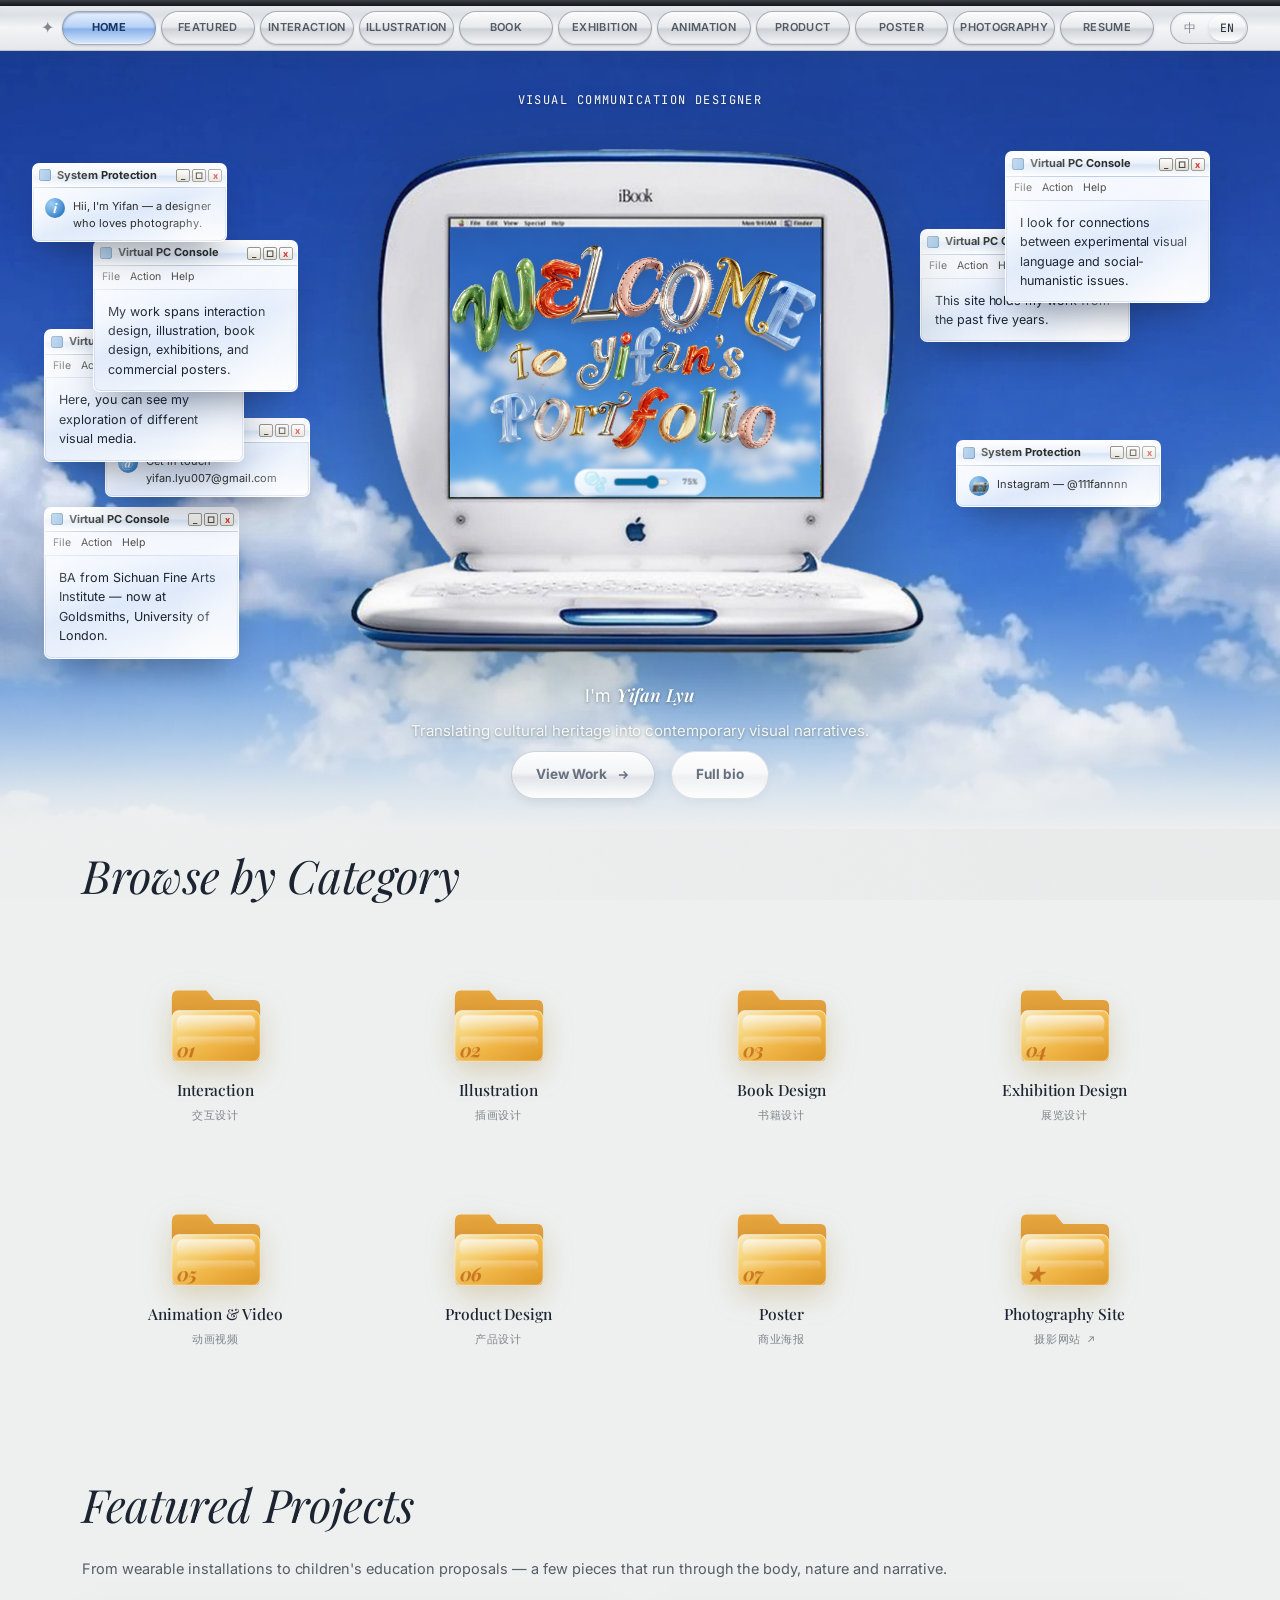
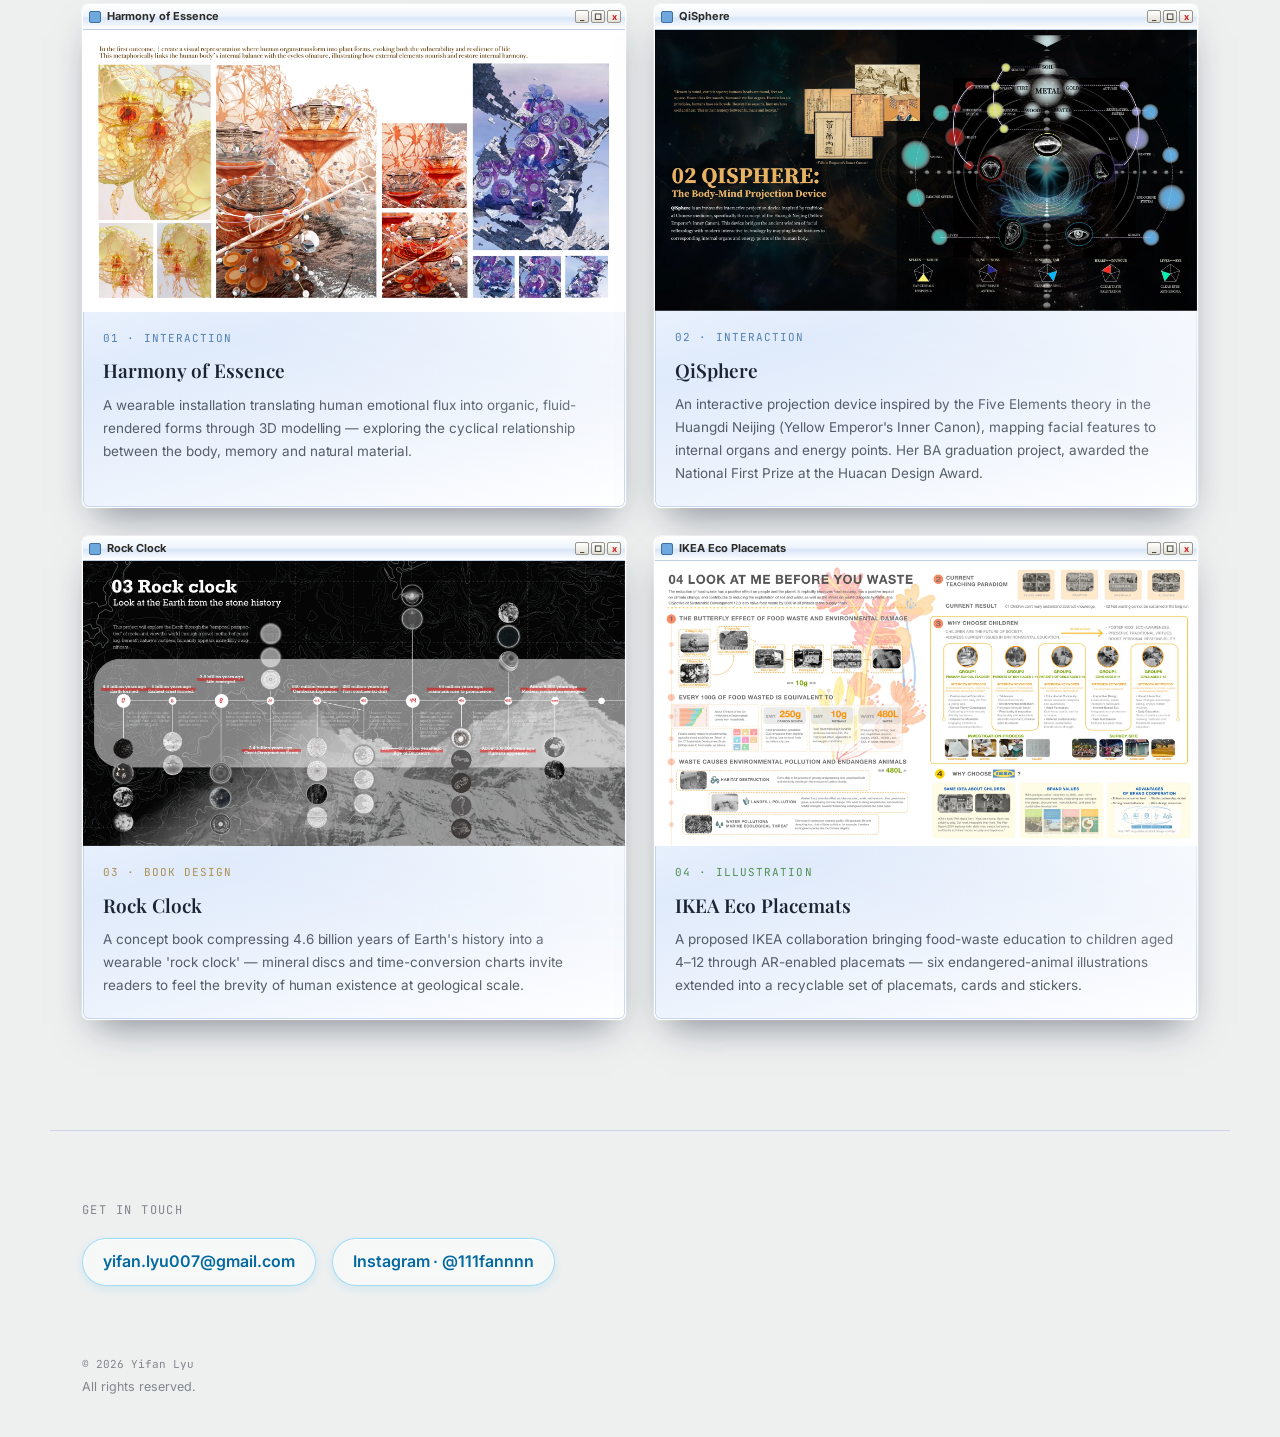
<file: index.html>
<!doctype html>
<html lang="en" data-lang="en">
<head>
<meta charset="UTF-8">
<meta name="viewport" content="width=device-width, initial-scale=1.0">
<title>Yifan Lyu | Visual Artist &amp; Designer</title>
<meta name="description" content="Yifan Lyu's portfolio: photography, illustration, book design, exhibitions and interaction design.">
<link rel="stylesheet" href="css/style.css?v=69">
</head>
<body>

<nav class="site-nav">
  <div class="nav-inner">
    <a href="index.html" class="brand" aria-label="Home"><span class="brand-mark">✦</span></a>
    <div class="nav-right">
      <div class="nav-links nav-links-cats" id="nav-cat-links"></div>
      <div class="nav-links nav-links-simple">
        <a href="index.html" data-i18n="nav_home">首页</a>
        <a href="index.html#cat-tiles-section" data-i18n="nav_categories">作品分类</a>
        <a href="index.html#featured-section" data-i18n="nav_featured">精选项目</a>
        <a href="about.html" data-i18n="nav_about">简历</a>
      </div>
      <div class="lang-toggle">
        <button data-lang="zh">中</button>
        <button data-lang="en">EN</button>
      </div>
    </div>
  </div>
</nav>

<header class="welcome-hero" id="welcome-hero">
  <div class="welcome-kicker" data-i18n="hero_role">视觉艺术家 / 视觉传达设计师</div>

  <div class="hero-clouds" aria-hidden="true">
    <div class="hero-cloud" style="top:4%; width:340px; height:80px; animation-duration:75s; animation-delay:0s;"></div>
    <div class="hero-cloud" style="top:11%; width:220px; height:56px; animation-duration:58s; animation-delay:-20s;"></div>
    <div class="hero-cloud" style="top:2%; width:180px; height:46px; animation-duration:66s; animation-delay:-42s;"></div>
  </div>
  <div class="crt-scene" id="crt-scene">
    <div class="crt-wrap">
      <img class="crt-monitor-img" src="assets/img/hero/ibook.webp" alt="">
      <div class="crt-screen">
        <div class="welcome-3d-wrap" id="welcome-3d-wrap" role="img" aria-label="Welcome to Yifan Lyu's Portfolio"></div>
      </div>
      <!-- mobile-only: swaps crt-monitor-img for a pre-composited flat photo
           (computer + clean sky baked into one picture, no live background
           layer) instead of ibook.webp's own baked-in sky+grass wallpaper —
           this is what actually fixed the seam, since it's just the photo,
           not the whole screen. The animated WELCOME letters (.crt-screen
           below) still render live on top on mobile, same as desktop, now
           that they're sitting on a guaranteed-clean backdrop. -->
      <img class="crt-mobile-static" src="assets/img/hero/ibook-mobile-sky.webp" alt="">
      <div class="hero-bubble-slider">
        <span class="bubble-icon">&#129767;</span>
        <input type="range" id="bubble-density" min="0" max="100" step="5" value="75">
        <span class="bubble-pct" id="bubble-pct">75%</span>
      </div>
    </div>
    <div class="scatter-windows" id="scatter-windows"></div>
  </div>
  <div class="hero-bubbles" id="hero-bubbles" aria-hidden="true"></div>

  <p class="welcome-sub"><span data-i18n="welcome_iam">我是</span> <strong>Yifan Lyu</strong></p>
  <p class="welcome-tagline" data-i18n="hero_tagline">在视觉文化与身份认同之间，寻找传统与当代的转译方式。</p>

  <div class="welcome-actions">
    <a href="#cat-tiles" class="btn-solid">
      <span data-i18n="hero_cta">查看作品</span>
      <svg width="14" height="14" viewBox="0 0 24 24" fill="none" stroke="currentColor" stroke-width="2.4"><path d="M5 12h14M13 6l6 6-6 6"/></svg>
    </a>
    <a href="about.html" class="btn-line" data-i18n="intro_more">完整履历</a>
  </div>
</header>

<section class="featured" id="cat-tiles-section">
  <div class="section-head reveal">
    <div>
      <h2 data-i18n="work_section_heading">作品分类</h2>
    </div>
  </div>
  <div class="cat-tile-grid" id="cat-tiles"></div>
</section>

<section class="featured" id="featured-section">
  <div class="section-head reveal">
    <div>
      <h2 data-i18n="featured_heading">精选项目</h2>
      <p class="sec-desc" data-i18n="featured_desc">从可穿戴装置到儿童教育提案，几件贯穿身体、自然与叙事的代表作品。</p>
    </div>
  </div>
  <div class="feature-grid" id="featured-projects"></div>
</section>

<section class="contact-cta reveal">
  <div class="kicker" data-i18n="footer_contact_kicker">联系</div>
  <div class="contact-links">
    <a class="email" href="mailto:yifan.lyu007@gmail.com">yifan.lyu007@gmail.com</a>
    <a class="email" href="https://instagram.com/111fannnn" target="_blank" rel="noopener">Instagram · @111fannnn</a>
  </div>
</section>

<footer class="site-footer">
  <div class="foot-left">
    <span class="page-index">© <span id="year"></span> Yifan Lyu</span>
    <span data-i18n="footer_rights">保留所有权利。</span>
  </div>
</footer>

<div class="confirm-modal" id="photo-confirm-modal" aria-hidden="true">
  <div class="confirm-backdrop" data-confirm-close></div>
  <div class="confirm-card win">
    <div class="win-titlebar">
      <span class="win-icon"></span>
      <span class="win-title" data-i18n="photo_confirm_title">跳转提示</span>
      <div class="win-controls"><span data-confirm-close>x</span></div>
    </div>
    <div class="win-body confirm-body">
      <p data-i18n="photo_confirm_body">即将离开本站，前往一个独立的摄影作品网站。</p>
      <div class="confirm-actions">
        <button type="button" class="btn-line" data-confirm-close data-i18n="photo_confirm_cancel">取消</button>
        <button type="button" class="btn-solid" id="photo-confirm-ok" data-i18n="photo_confirm_ok">继续前往</button>
      </div>
    </div>
  </div>
</div>

<script src="js/data.js?v=69"></script>
<script src="js/welcome-pieces.js?v=69"></script>
<script src="js/main.js?v=69"></script>
<script src="js/gallery.js?v=69"></script>
<script src="js/home.js?v=69"></script>
<script>
  document.getElementById("year").textContent = new Date().getFullYear();
  function applyInlineLang() {
    const lang = document.documentElement.getAttribute("data-lang") || "en";
    document.querySelectorAll("[data-lang-zh]").forEach((el) => {
      el.textContent = lang === "zh" ? el.dataset.langZh : el.dataset.langEn;
    });
  }
  document.addEventListener("DOMContentLoaded", applyInlineLang);
  document.addEventListener("langchange", applyInlineLang);
</script>
</body>
</html>
</file>
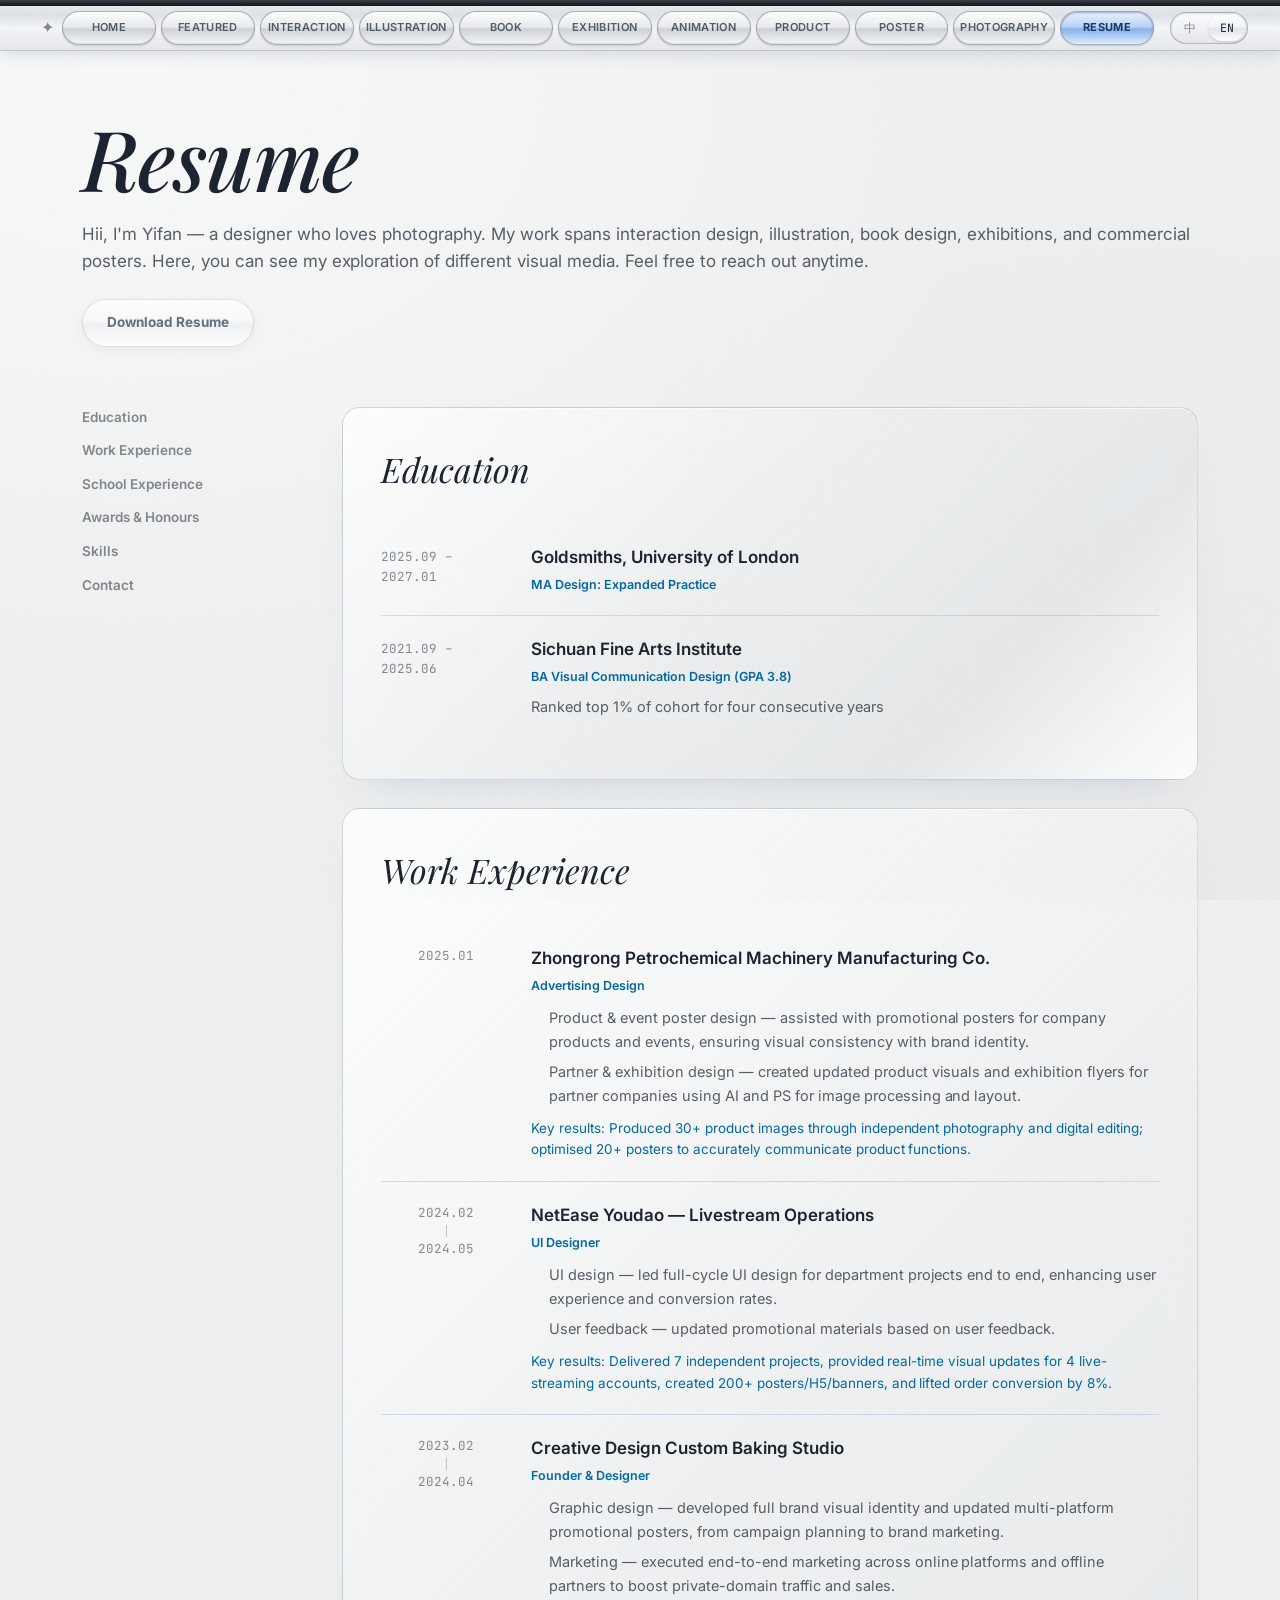
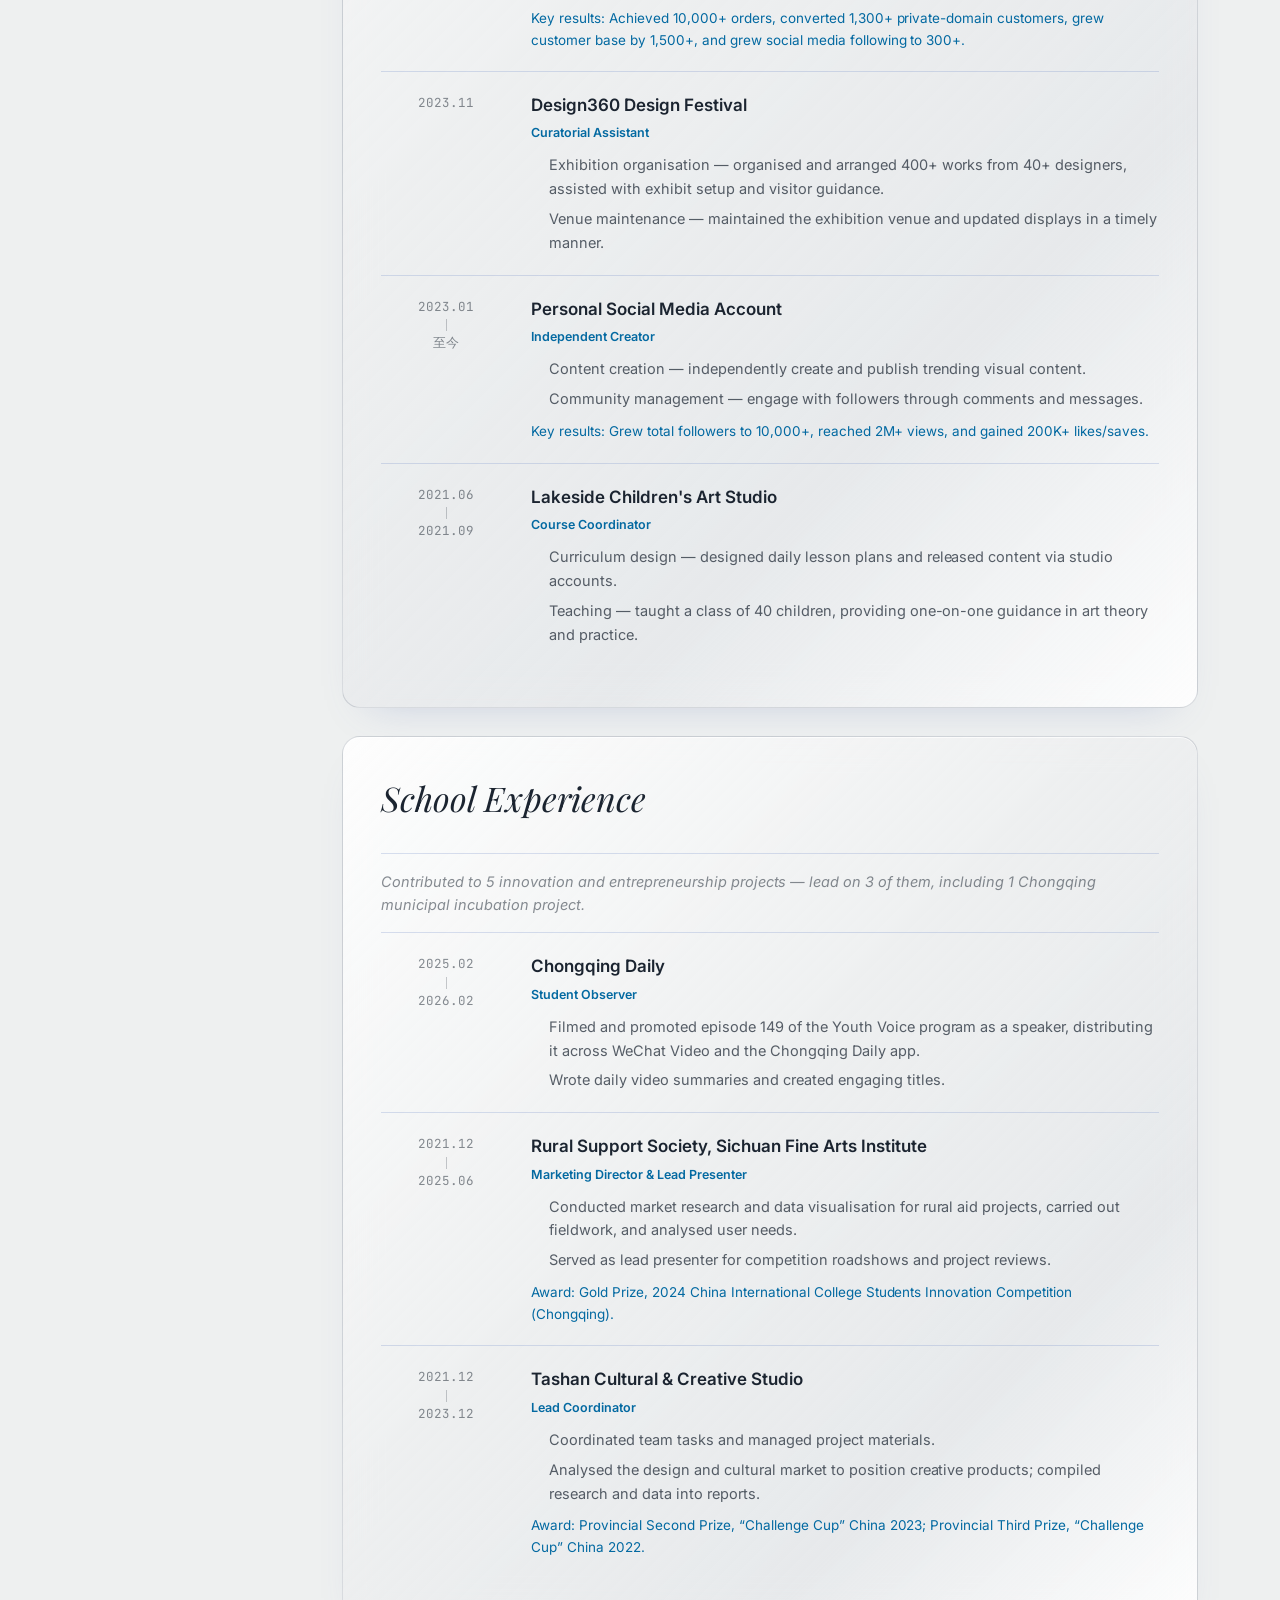
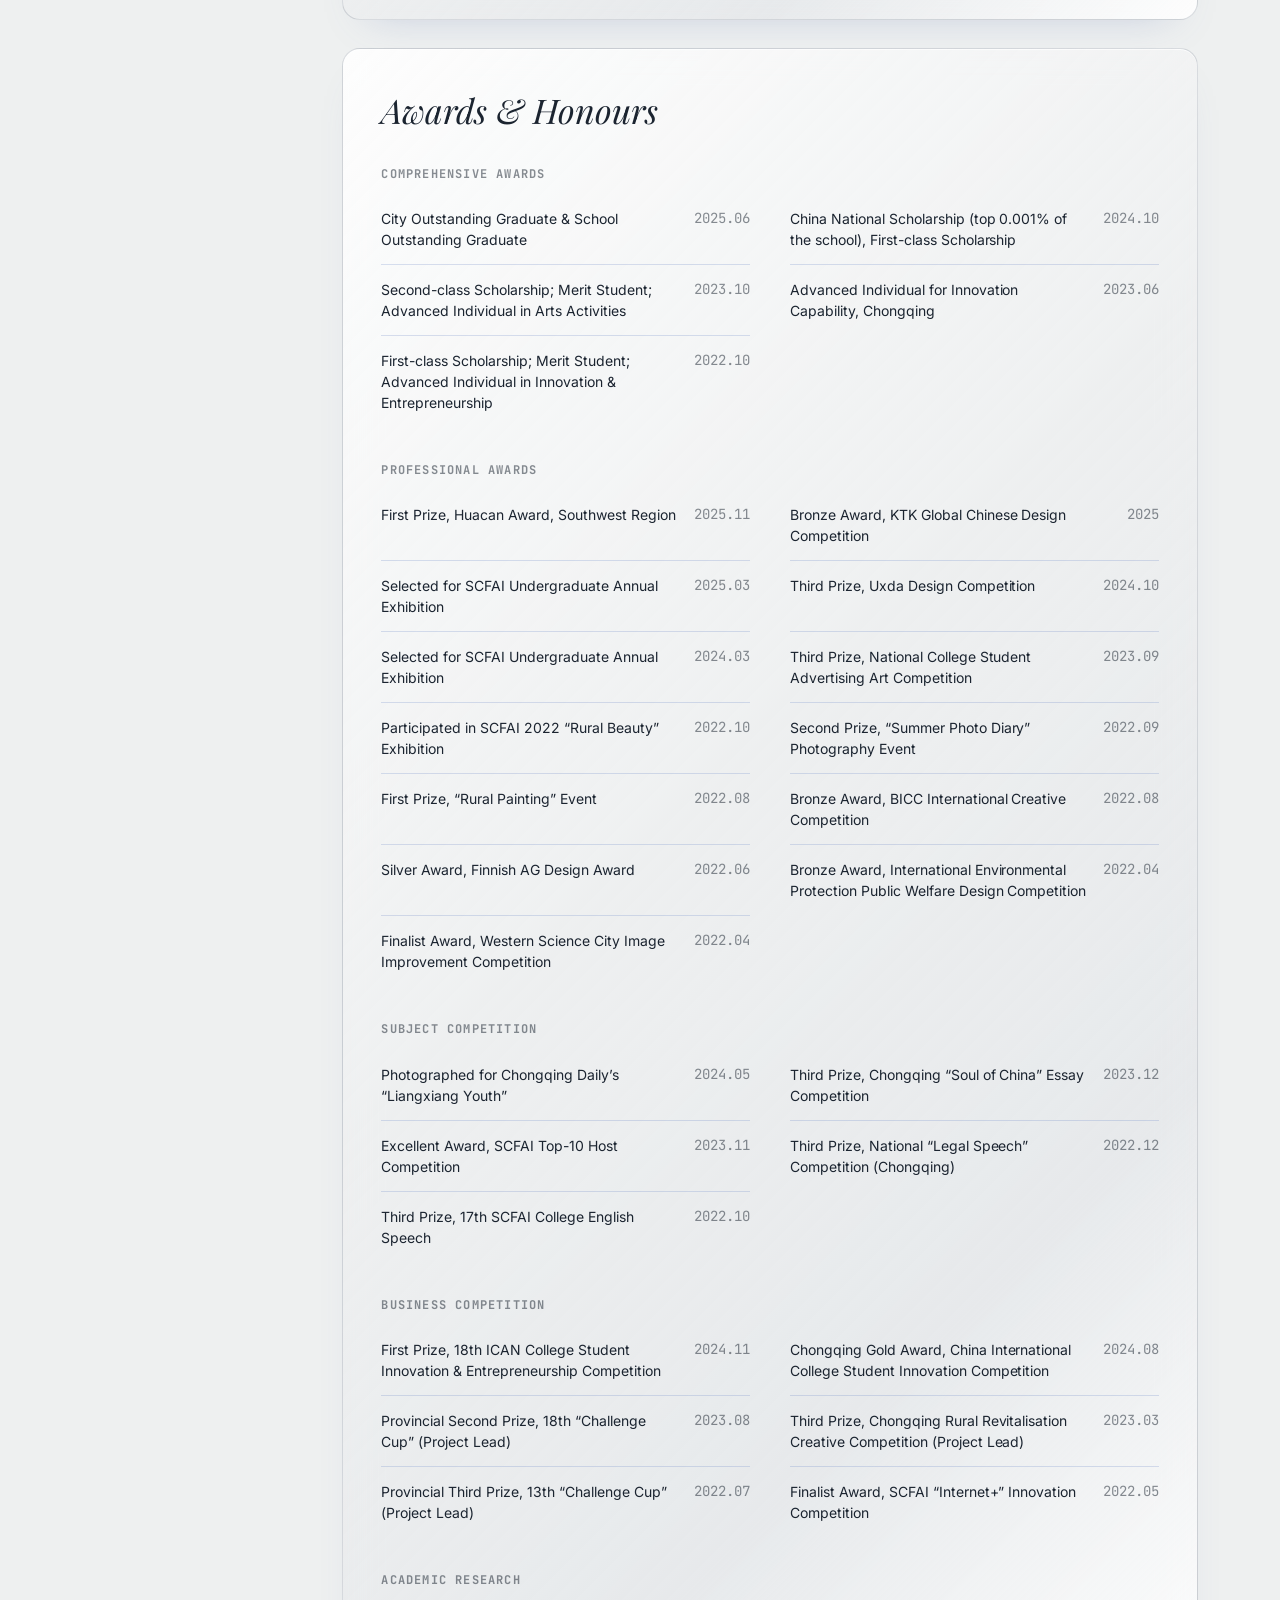
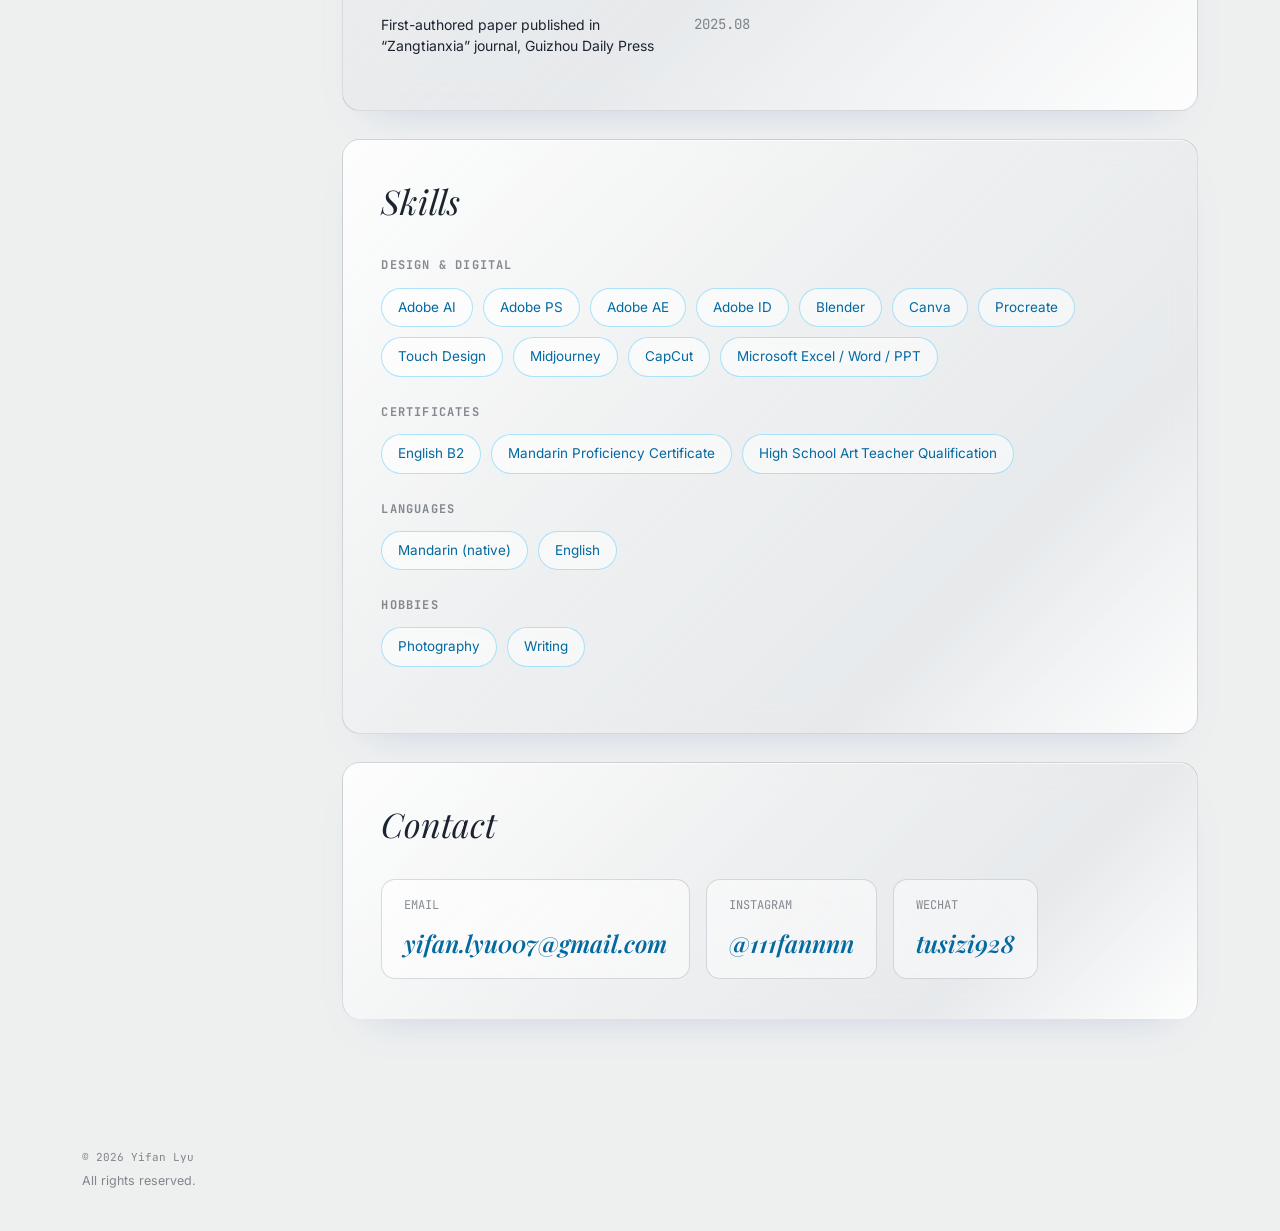
<file: about.html>
<!doctype html>
<html lang="en" data-lang="en">
<head>
<meta charset="UTF-8">
<meta name="viewport" content="width=device-width, initial-scale=1.0">
<title>Resume — Yifan Lyu</title>
<meta name="description" content="Yifan Lyu: education, work experience, awards and contact.">
<link rel="stylesheet" href="css/style.css?v=69">
</head>
<body class="page-about">

<nav class="site-nav">
  <div class="nav-inner">
    <a href="index.html" class="brand" aria-label="Home"><span class="brand-mark">✦</span></a>
    <div class="nav-right">
      <div class="nav-links nav-links-cats" id="nav-cat-links"></div>
      <div class="nav-links nav-links-simple">
        <a href="index.html" data-i18n="nav_home">首页</a>
        <a href="index.html#cat-tiles-section" data-i18n="nav_categories">作品分类</a>
        <a href="index.html#featured-section" data-i18n="nav_featured">精选项目</a>
        <a href="about.html" data-i18n="nav_about">简历</a>
      </div>
      <div class="lang-toggle">
        <button data-lang="zh">中</button>
        <button data-lang="en">EN</button>
      </div>
    </div>
  </div>
</nav>

<header class="page-hero reveal">
  <h1 data-i18n="about_title">简历</h1>
  <p class="intro-bio" data-i18n="intro_bio" style="margin-top:20px;"></p>
  <a class="btn-line" style="margin-top:24px;" href="assets/resume/ifa-lyu-resume.pdf" target="_blank" rel="noopener" data-i18n="about_resume_cta">下载简历</a>
</header>

<div class="about-layout">
  <nav class="about-toc">
    <a href="#education" data-i18n="about_education_kicker">教育背景</a>
    <a href="#work" data-i18n="about_work_kicker">工作经历</a>
    <a href="#research" data-i18n="about_research_kicker">校园经历</a>
    <a href="#awards" data-i18n="about_awards_kicker">荣誉与奖项</a>
    <a href="#skills" data-i18n="about_skills_kicker">技能</a>
    <a href="#contact" data-i18n="about_contact_kicker">联系方式</a>
  </nav>

  <div>
    <section class="about-section reveal" id="education">
      <h2 data-i18n="about_education_kicker">教育背景</h2>
      <div id="education-list"></div>
    </section>

    <section class="about-section reveal" id="work">
      <h2 data-i18n="about_work_kicker">工作经历</h2>
      <div id="work-list"></div>
    </section>

    <section class="about-section reveal" id="research">
      <h2 data-i18n="about_research_kicker">校园经历</h2>
      <div id="research-list"></div>
    </section>

    <section class="about-section reveal" id="awards">
      <h2 data-i18n="about_awards_kicker">荣誉与奖项</h2>
      <div id="awards-list"></div>
    </section>

    <section class="about-section reveal" id="skills">
      <h2 data-i18n="about_skills_kicker">技能</h2>
      <div class="skills-row">
        <h4 data-i18n="skills_design">设计与数字工具</h4>
        <div class="chip-set" id="skills-design"></div>
      </div>
      <div class="skills-row">
        <h4 data-i18n="skills_research">证书</h4>
        <div class="chip-set" id="skills-research"></div>
      </div>
      <div class="skills-row">
        <h4 data-i18n="skills_lang">语言</h4>
        <div class="chip-set" id="skills-lang"></div>
      </div>
      <div class="skills-row">
        <h4 data-i18n="skills_hobbies">兴趣爱好</h4>
        <div class="chip-set" id="skills-hobbies"></div>
      </div>
    </section>

    <section class="about-section reveal" id="contact" style="border-bottom:none;">
      <h2 data-i18n="about_contact_kicker">联系方式</h2>
      <div class="contact-block">
        <div class="contact-item">
          <div class="label">Email</div>
          <a class="value" id="contact-email" href="#"></a>
        </div>
        <div class="contact-item">
          <div class="label">Instagram</div>
          <a class="value" id="contact-instagram" href="#" target="_blank" rel="noopener"></a>
        </div>
        <div class="contact-item">
          <div class="label">WeChat</div>
          <div class="value" id="contact-wechat"></div>
        </div>
      </div>
    </section>
  </div>
</div>

<footer class="site-footer">
  <div class="foot-left">
    <span class="page-index">© <span id="year"></span> Yifan Lyu</span>
    <span data-i18n="footer_rights">保留所有权利。</span>
  </div>
</footer>

<div class="confirm-modal" id="photo-confirm-modal" aria-hidden="true">
  <div class="confirm-backdrop" data-confirm-close></div>
  <div class="confirm-card win">
    <div class="win-titlebar">
      <span class="win-icon"></span>
      <span class="win-title" data-i18n="photo_confirm_title">跳转提示</span>
      <div class="win-controls"><span data-confirm-close>x</span></div>
    </div>
    <div class="win-body confirm-body">
      <p data-i18n="photo_confirm_body">即将离开本站，前往一个独立的摄影作品网站。</p>
      <div class="confirm-actions">
        <button type="button" class="btn-line" data-confirm-close data-i18n="photo_confirm_cancel">取消</button>
        <button type="button" class="btn-solid" id="photo-confirm-ok" data-i18n="photo_confirm_ok">继续前往</button>
      </div>
    </div>
  </div>
</div>

<script src="js/data.js?v=69"></script>
<script src="js/main.js?v=69"></script>
<script src="js/about.js?v=69"></script>
<script>document.getElementById("year").textContent = new Date().getFullYear();</script>
</body>
</html>
</file>
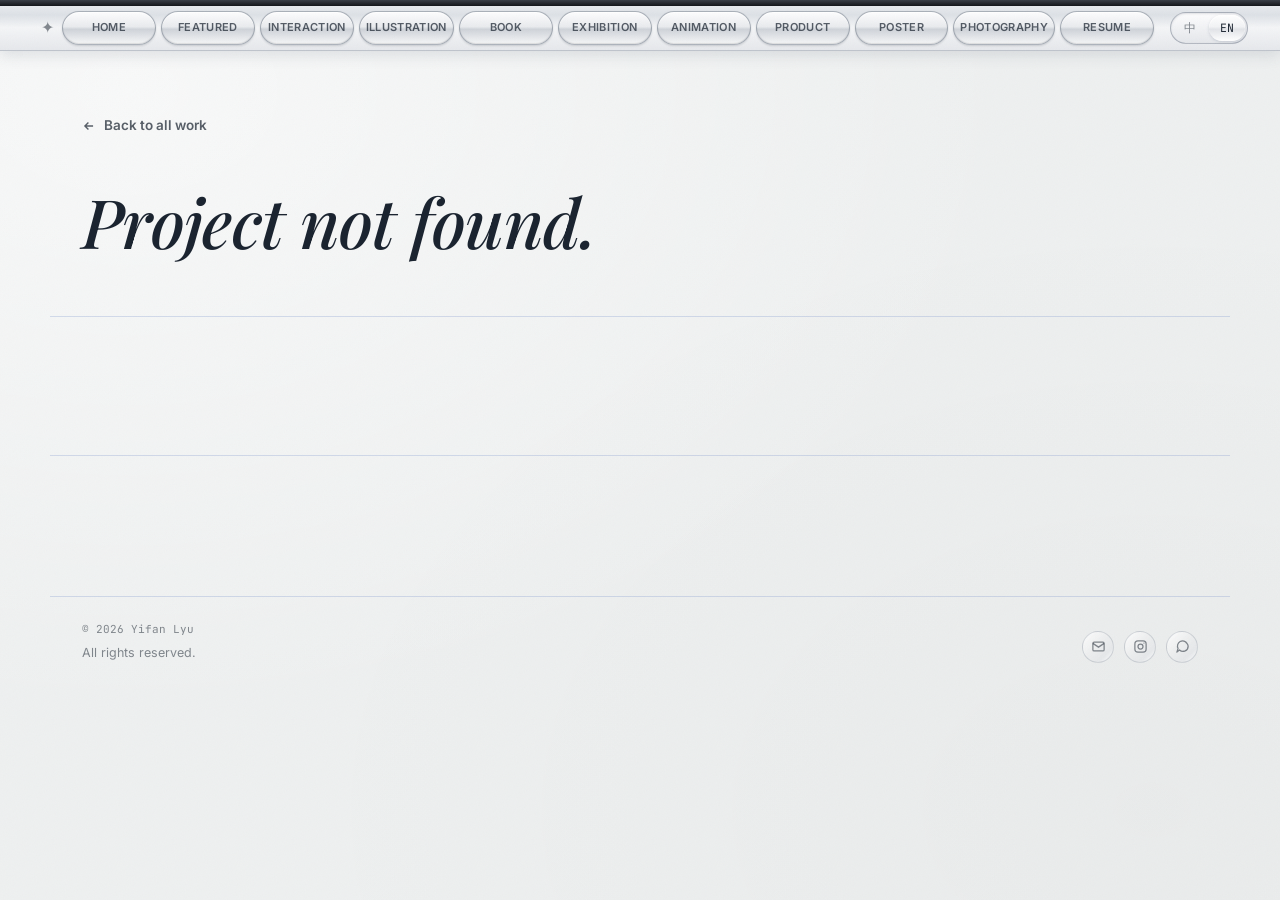
<file: project.html>
<!doctype html>
<html lang="en" data-lang="en">
<head>
<meta charset="UTF-8">
<meta name="viewport" content="width=device-width, initial-scale=1.0">
<title>Project — Yifan Lyu</title>
<link rel="stylesheet" href="css/style.css?v=69">
</head>
<body class="page-project">

<nav class="site-nav">
  <div class="nav-inner">
    <a href="index.html" class="brand" aria-label="Home"><span class="brand-mark">✦</span></a>
    <div class="nav-right">
      <div class="nav-links nav-links-cats" id="nav-cat-links"></div>
      <div class="nav-links nav-links-simple">
        <a href="index.html" data-i18n="nav_home">首页</a>
        <a href="index.html#cat-tiles-section" data-i18n="nav_categories">作品分类</a>
        <a href="index.html#featured-section" data-i18n="nav_featured">精选项目</a>
        <a href="about.html" data-i18n="nav_about">简历</a>
      </div>
      <div class="lang-toggle">
        <button data-lang="zh">中</button>
        <button data-lang="en">EN</button>
      </div>
    </div>
  </div>
</nav>

<header class="project-hero reveal">
  <a href="work.html" class="back-link">
    <svg width="14" height="14" viewBox="0 0 24 24" fill="none" stroke="currentColor" stroke-width="2.4"><path d="M19 12H5M11 6l-6 6 6 6"/></svg>
    <span data-i18n="back_to_work">返回全部作品</span>
  </a>
  <div class="kicker-row" style="margin-top:26px;">
    <span class="cat-tag" id="project-cat"></span>
  </div>
  <h1 id="project-title"></h1>
  <p class="project-desc" id="project-desc"></p>
  <div class="tag-row" id="project-tags"></div>
</header>

<div class="media-list" id="media-list"></div>

<nav class="project-nav" id="project-nav"></nav>

<div class="lightbox" id="lightbox">
  <button class="lightbox-close" id="lightbox-close" aria-label="Close">
    <svg width="16" height="16" viewBox="0 0 24 24" fill="none" stroke="currentColor" stroke-width="2"><path d="M6 6l12 12M18 6L6 18"/></svg>
  </button>
  <div class="lightbox-count" id="lightbox-count"></div>
  <div class="lightbox-stage-outer">
    <button class="lightbox-nav prev" id="lb-prev" aria-label="Prev">
      <svg width="18" height="18" viewBox="0 0 24 24" fill="none" stroke="currentColor" stroke-width="2.2"><path d="M15 6l-6 6 6 6"/></svg>
    </button>
    <div id="lightbox-stage"></div>
    <button class="lightbox-nav next" id="lb-next" aria-label="Next">
      <svg width="18" height="18" viewBox="0 0 24 24" fill="none" stroke="currentColor" stroke-width="2.2"><path d="M9 6l6 6-6 6"/></svg>
    </button>
  </div>
</div>

<footer class="site-footer site-footer-contact">
  <div class="foot-left">
    <span class="page-index">© <span id="year"></span> Yifan Lyu</span>
    <span data-i18n="footer_rights">保留所有权利。</span>
  </div>
  <div class="foot-contact">
    <a class="foot-contact-item" href="mailto:yifan.lyu007@gmail.com" aria-label="Email" title="yifan.lyu007@gmail.com">
      <svg width="15" height="15" viewBox="0 0 24 24" fill="none" stroke="currentColor" stroke-width="2"><rect x="3" y="5" width="18" height="14" rx="2"/><path d="M3 7l9 6 9-6"/></svg>
    </a>
    <a class="foot-contact-item" href="https://instagram.com/111fannnn" target="_blank" rel="noopener" aria-label="Instagram" title="Instagram · @111fannnn">
      <svg width="15" height="15" viewBox="0 0 24 24" fill="none" stroke="currentColor" stroke-width="2"><rect x="3" y="3" width="18" height="18" rx="5"/><circle cx="12" cy="12" r="4"/><circle cx="17.5" cy="6.5" r="1" fill="currentColor" stroke="none"/></svg>
    </a>
    <button type="button" class="foot-contact-item" id="foot-wechat" aria-label="WeChat" title="WeChat · tusizi928">
      <svg width="15" height="15" viewBox="0 0 24 24" fill="none" stroke="currentColor" stroke-width="2" stroke-linecap="round" stroke-linejoin="round"><path d="M21 11.5a8.38 8.38 0 0 1-4.8 7.6 8.5 8.5 0 0 1-9-1.6L3 21l1.9-5.7a8.38 8.38 0 0 1 3.3-11.2 8.5 8.5 0 0 1 11.2 3.3A8.48 8.48 0 0 1 21 11.5z"/></svg>
      <span class="foot-wechat-tip" id="foot-wechat-tip"></span>
    </button>
  </div>
</footer>

<div class="confirm-modal" id="photo-confirm-modal" aria-hidden="true">
  <div class="confirm-backdrop" data-confirm-close></div>
  <div class="confirm-card win">
    <div class="win-titlebar">
      <span class="win-icon"></span>
      <span class="win-title" data-i18n="photo_confirm_title">跳转提示</span>
      <div class="win-controls"><span data-confirm-close>x</span></div>
    </div>
    <div class="win-body confirm-body">
      <p data-i18n="photo_confirm_body">即将离开本站，前往一个独立的摄影作品网站。</p>
      <div class="confirm-actions">
        <button type="button" class="btn-line" data-confirm-close data-i18n="photo_confirm_cancel">取消</button>
        <button type="button" class="btn-solid" id="photo-confirm-ok" data-i18n="photo_confirm_ok">继续前往</button>
      </div>
    </div>
  </div>
</div>

<script src="js/data.js?v=69"></script>
<script src="js/main.js?v=69"></script>
<script src="js/lightbox.js?v=69"></script>
<script src="js/gallery.js?v=69"></script>
<script src="js/project.js?v=69"></script>
<script>document.getElementById("year").textContent = new Date().getFullYear();</script>
</body>
</html>
</file>
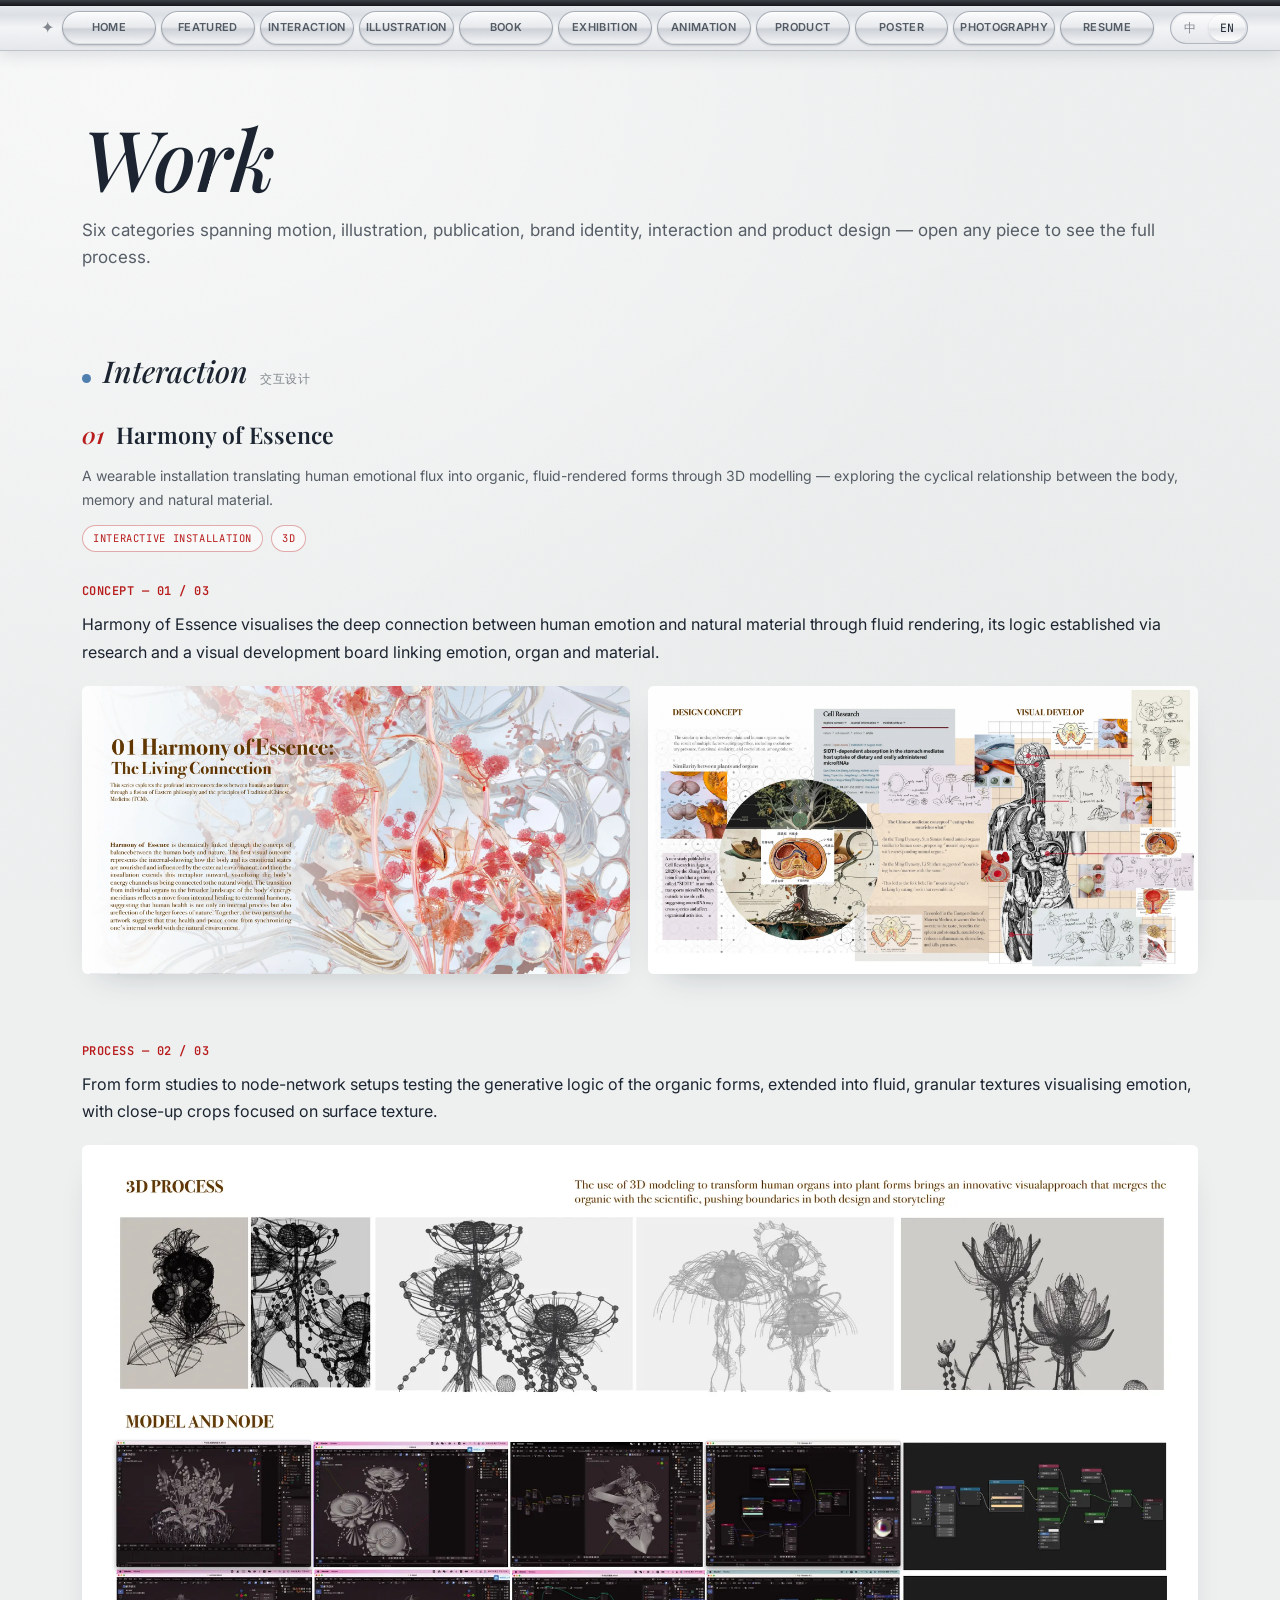
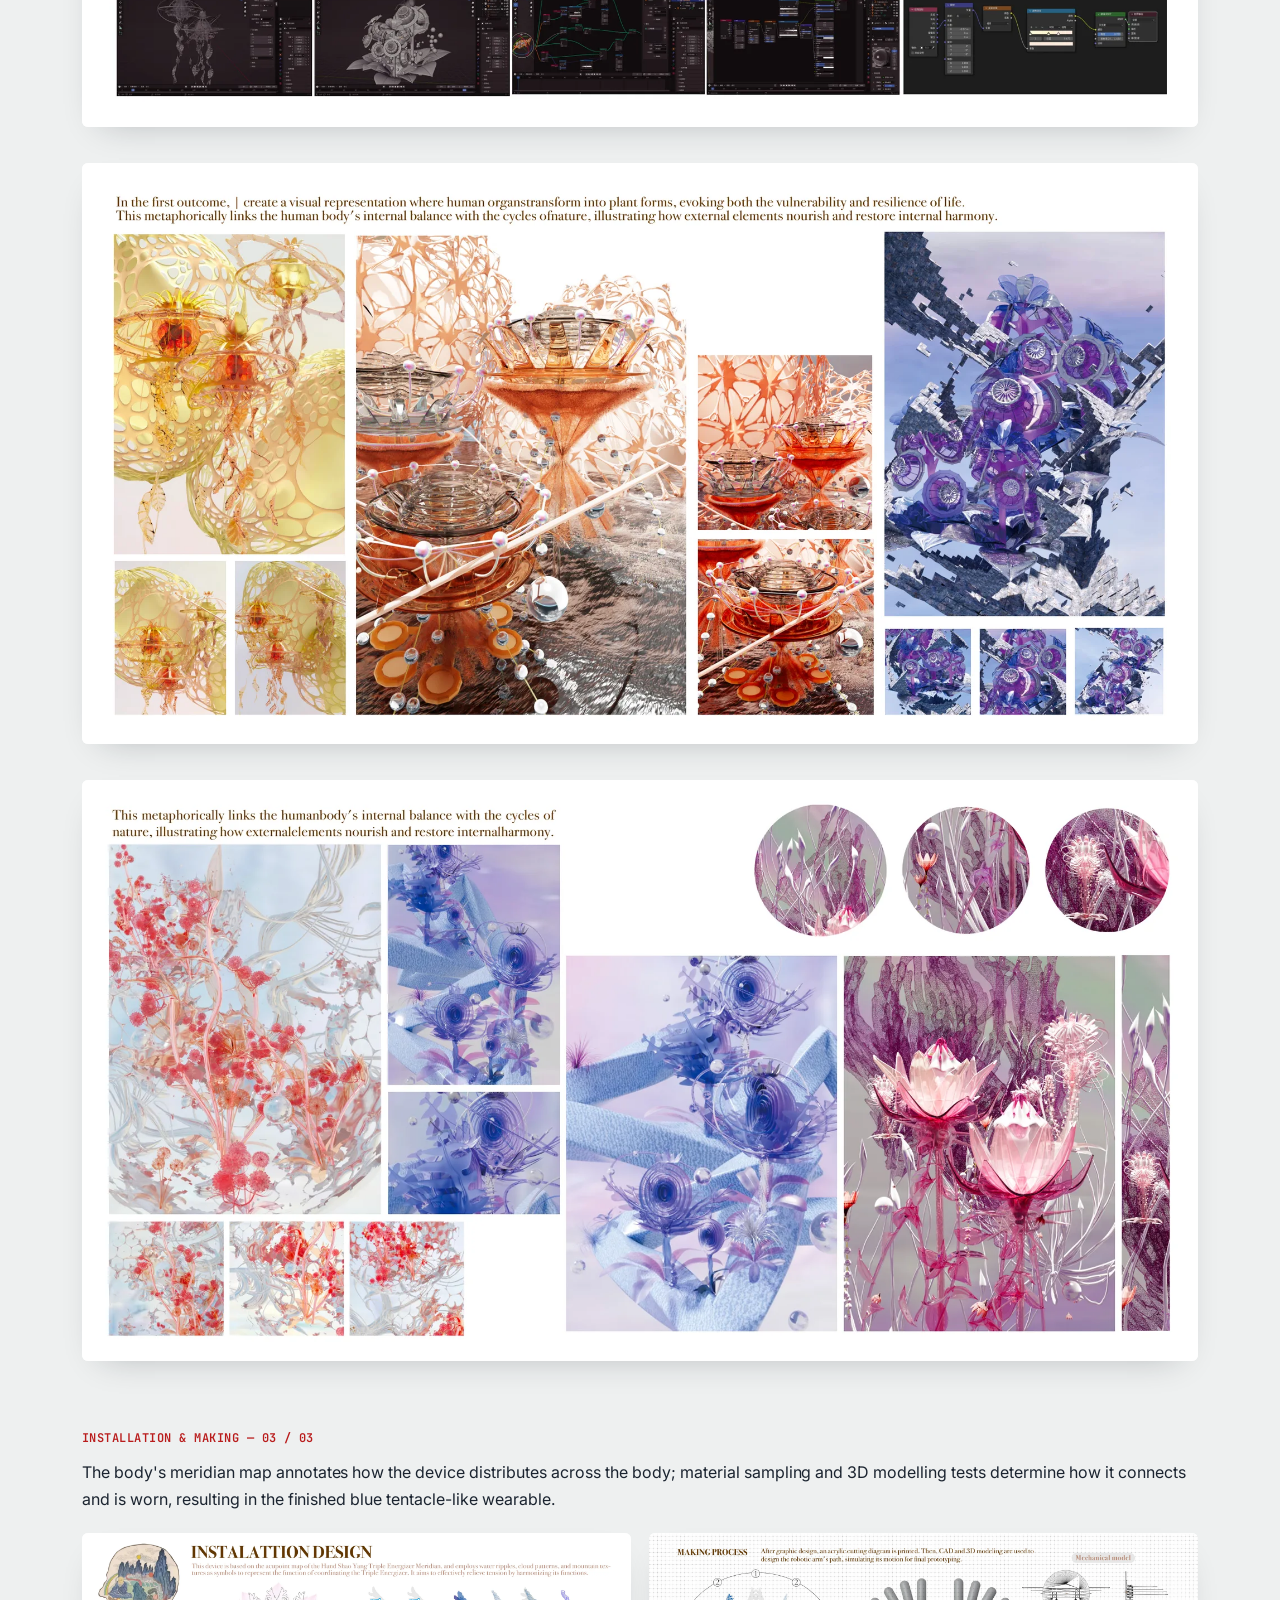
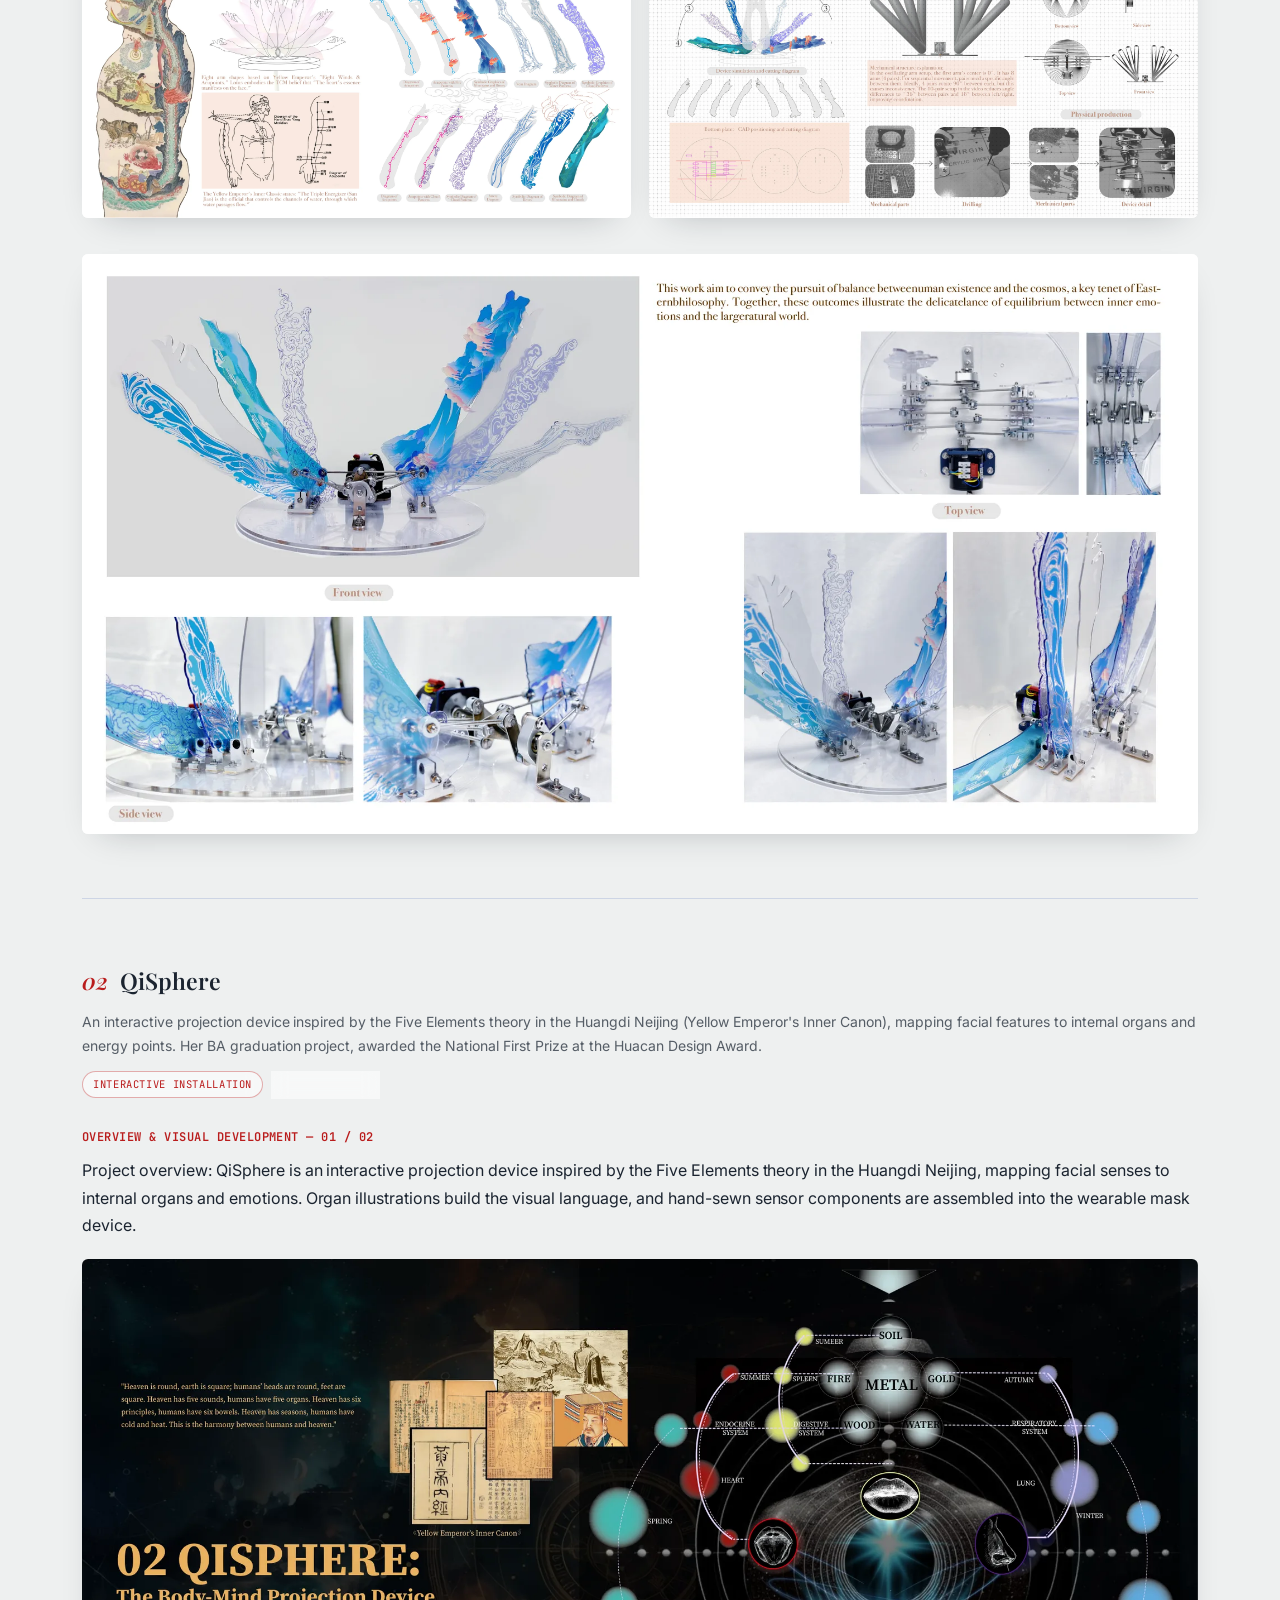
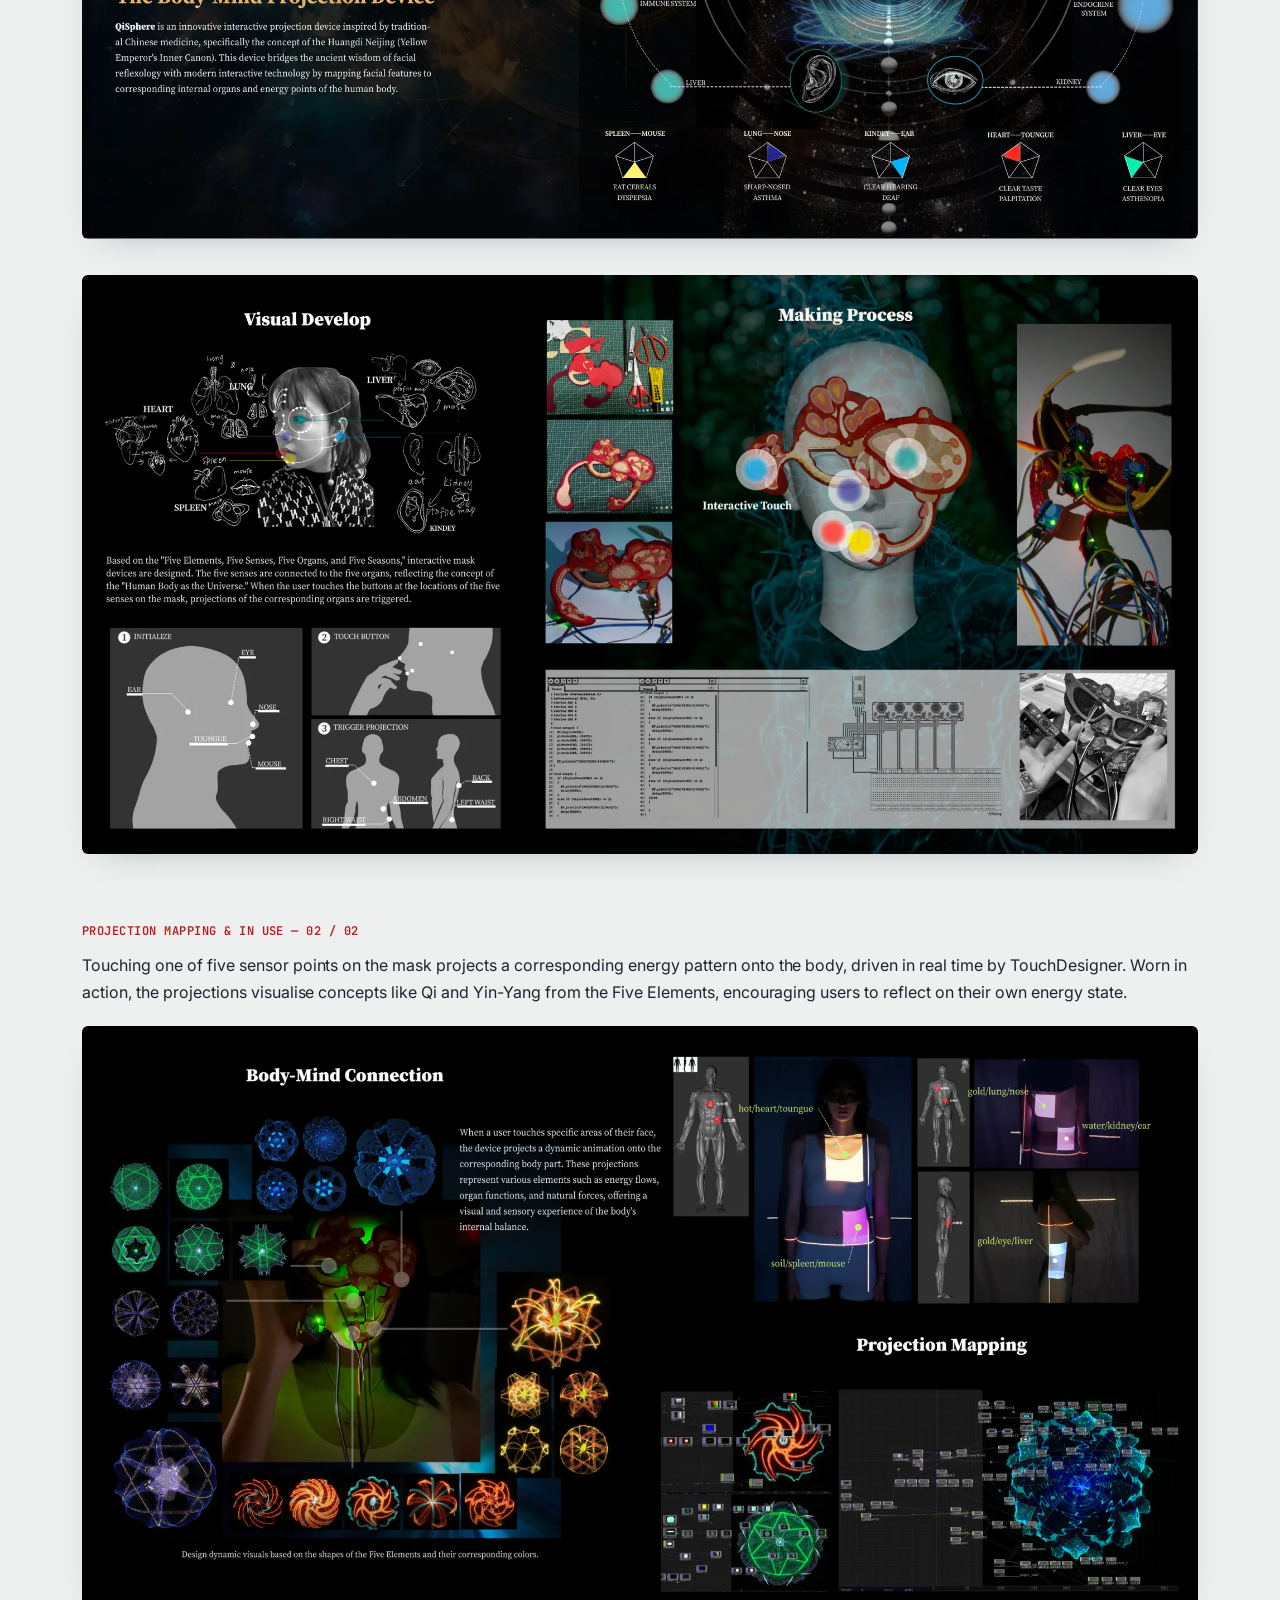
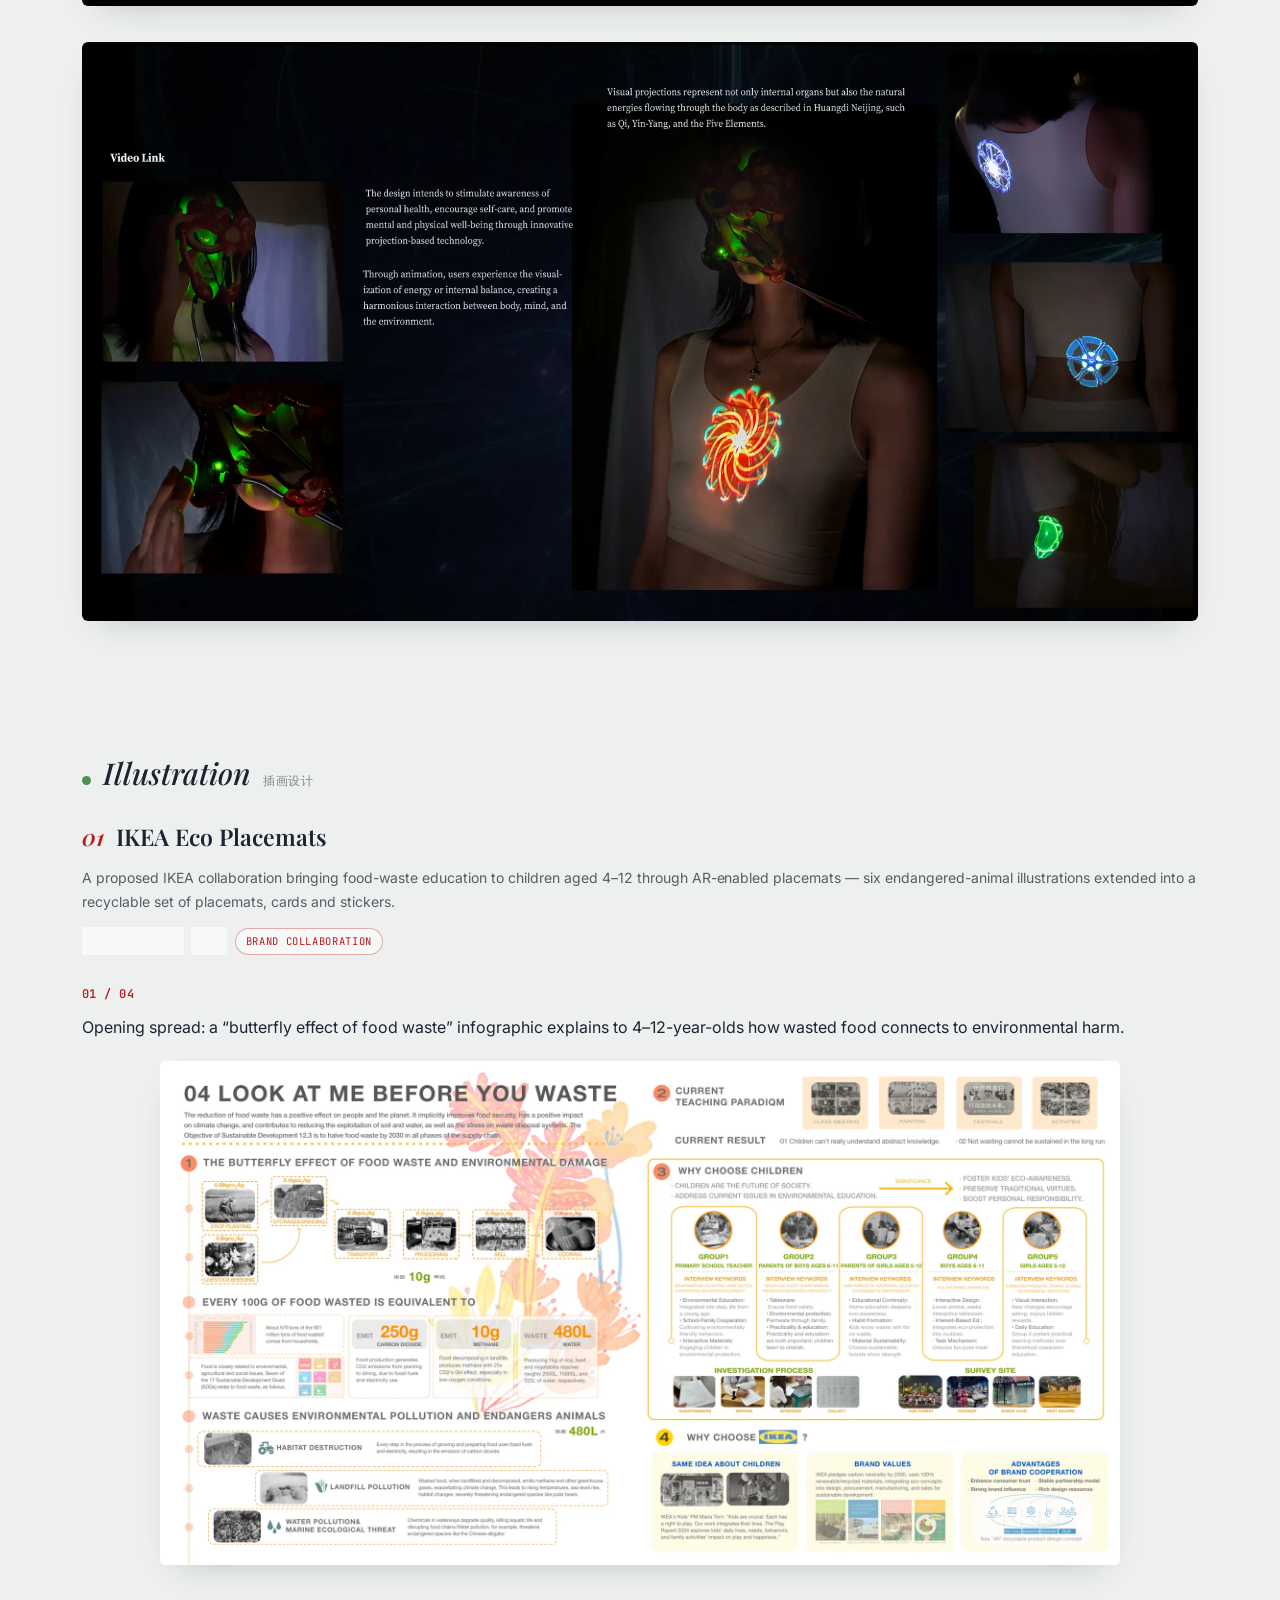
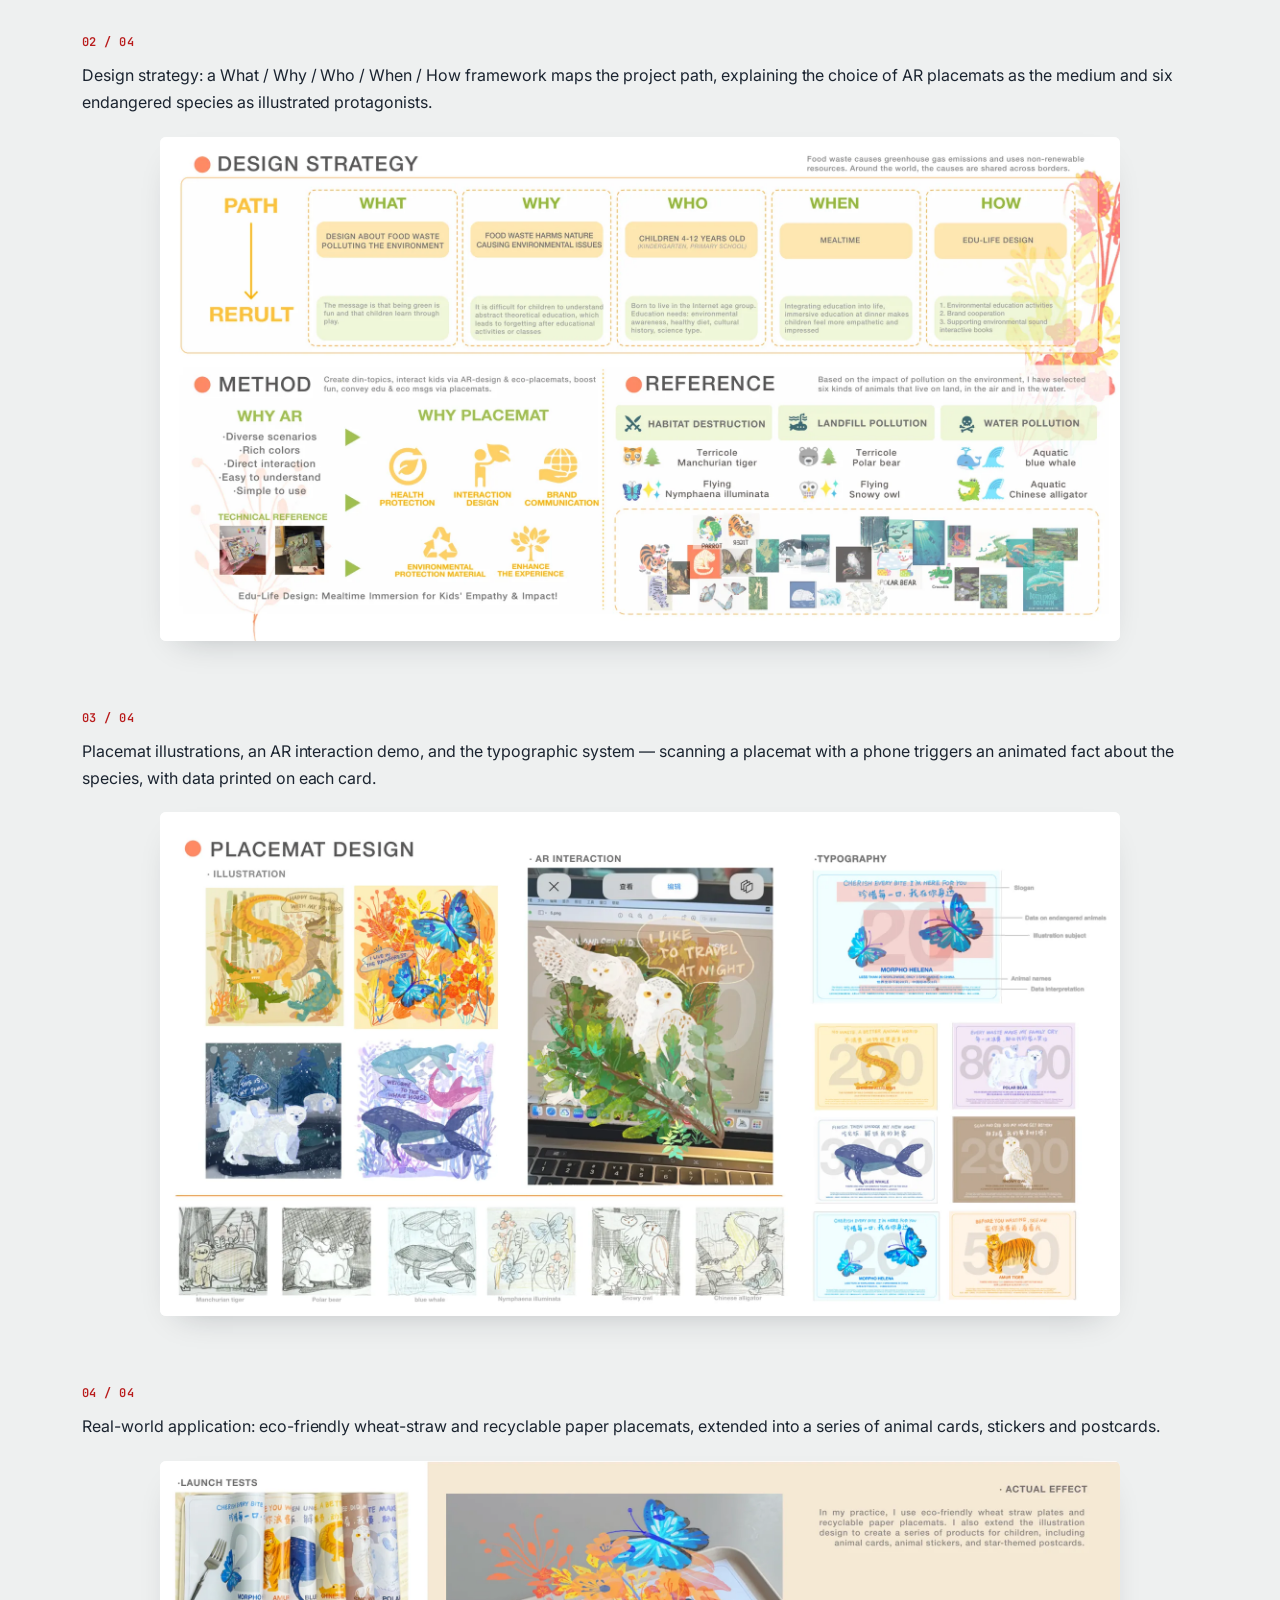
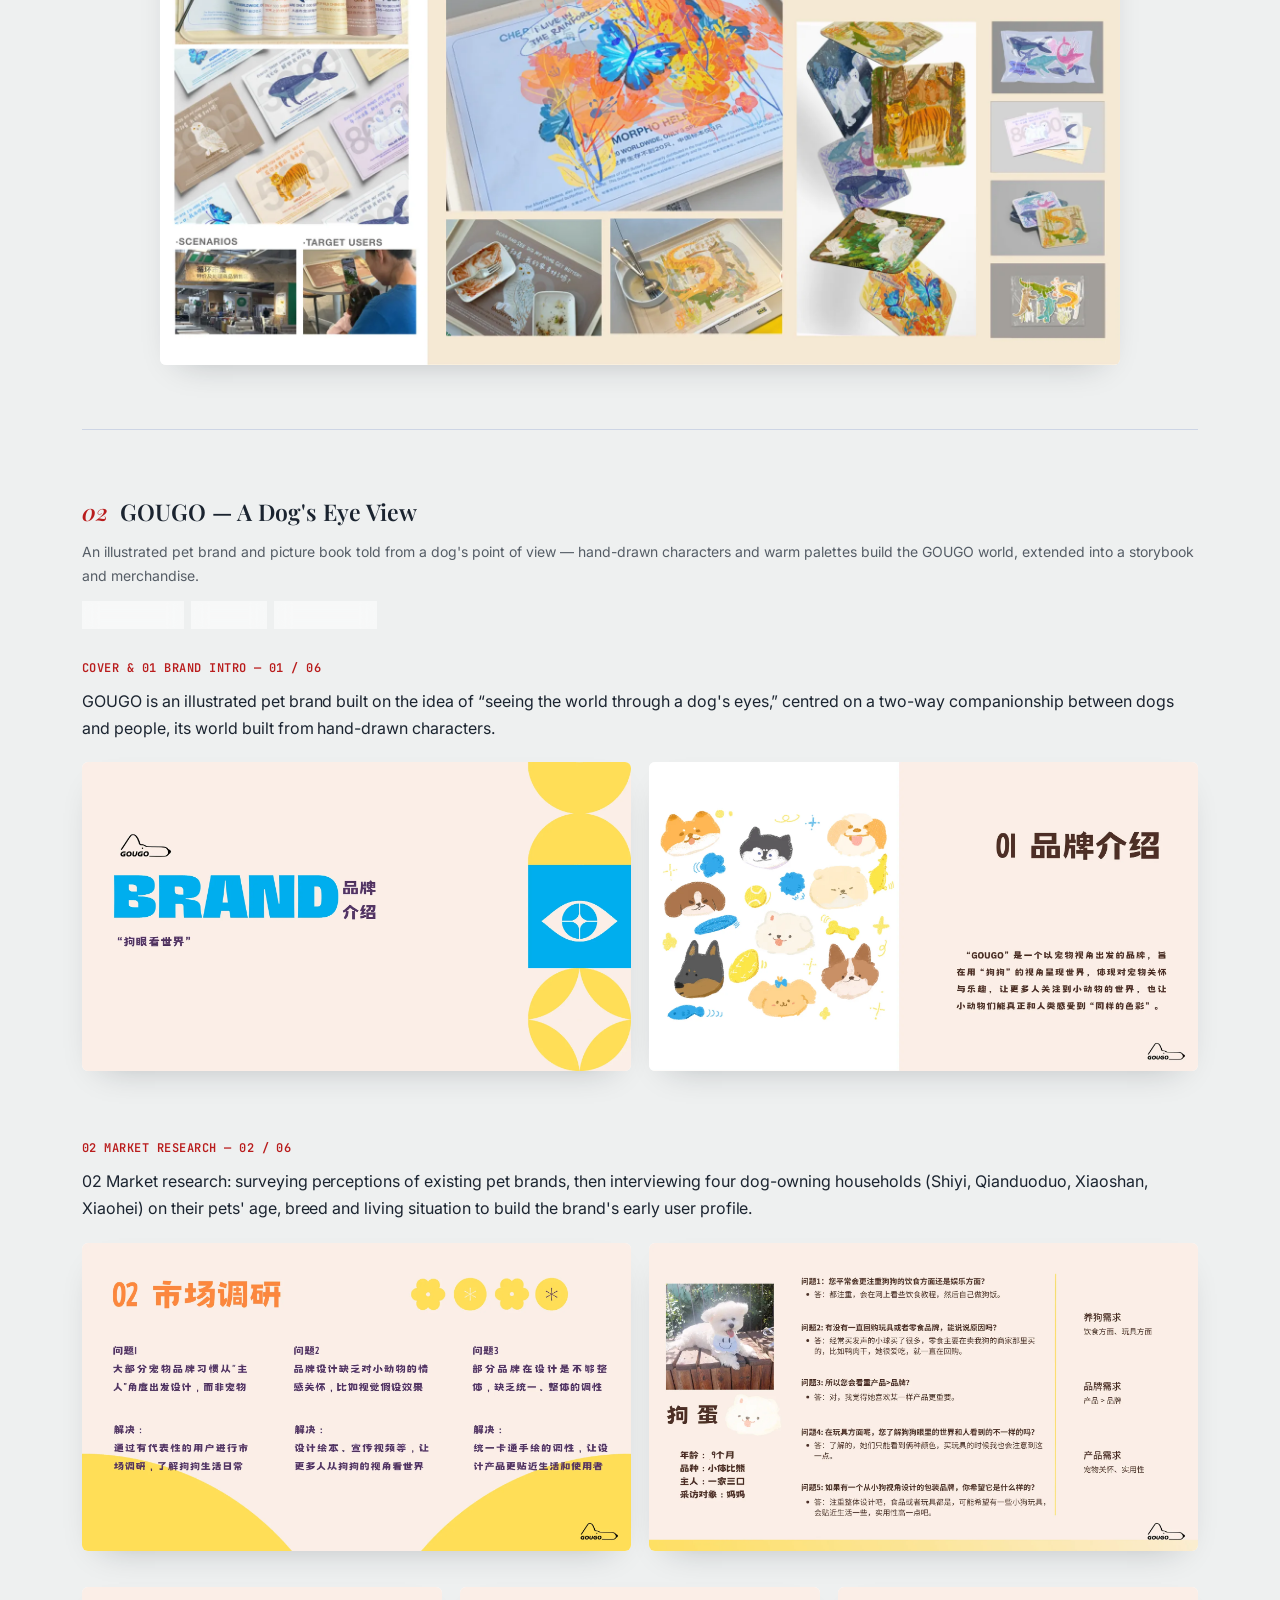
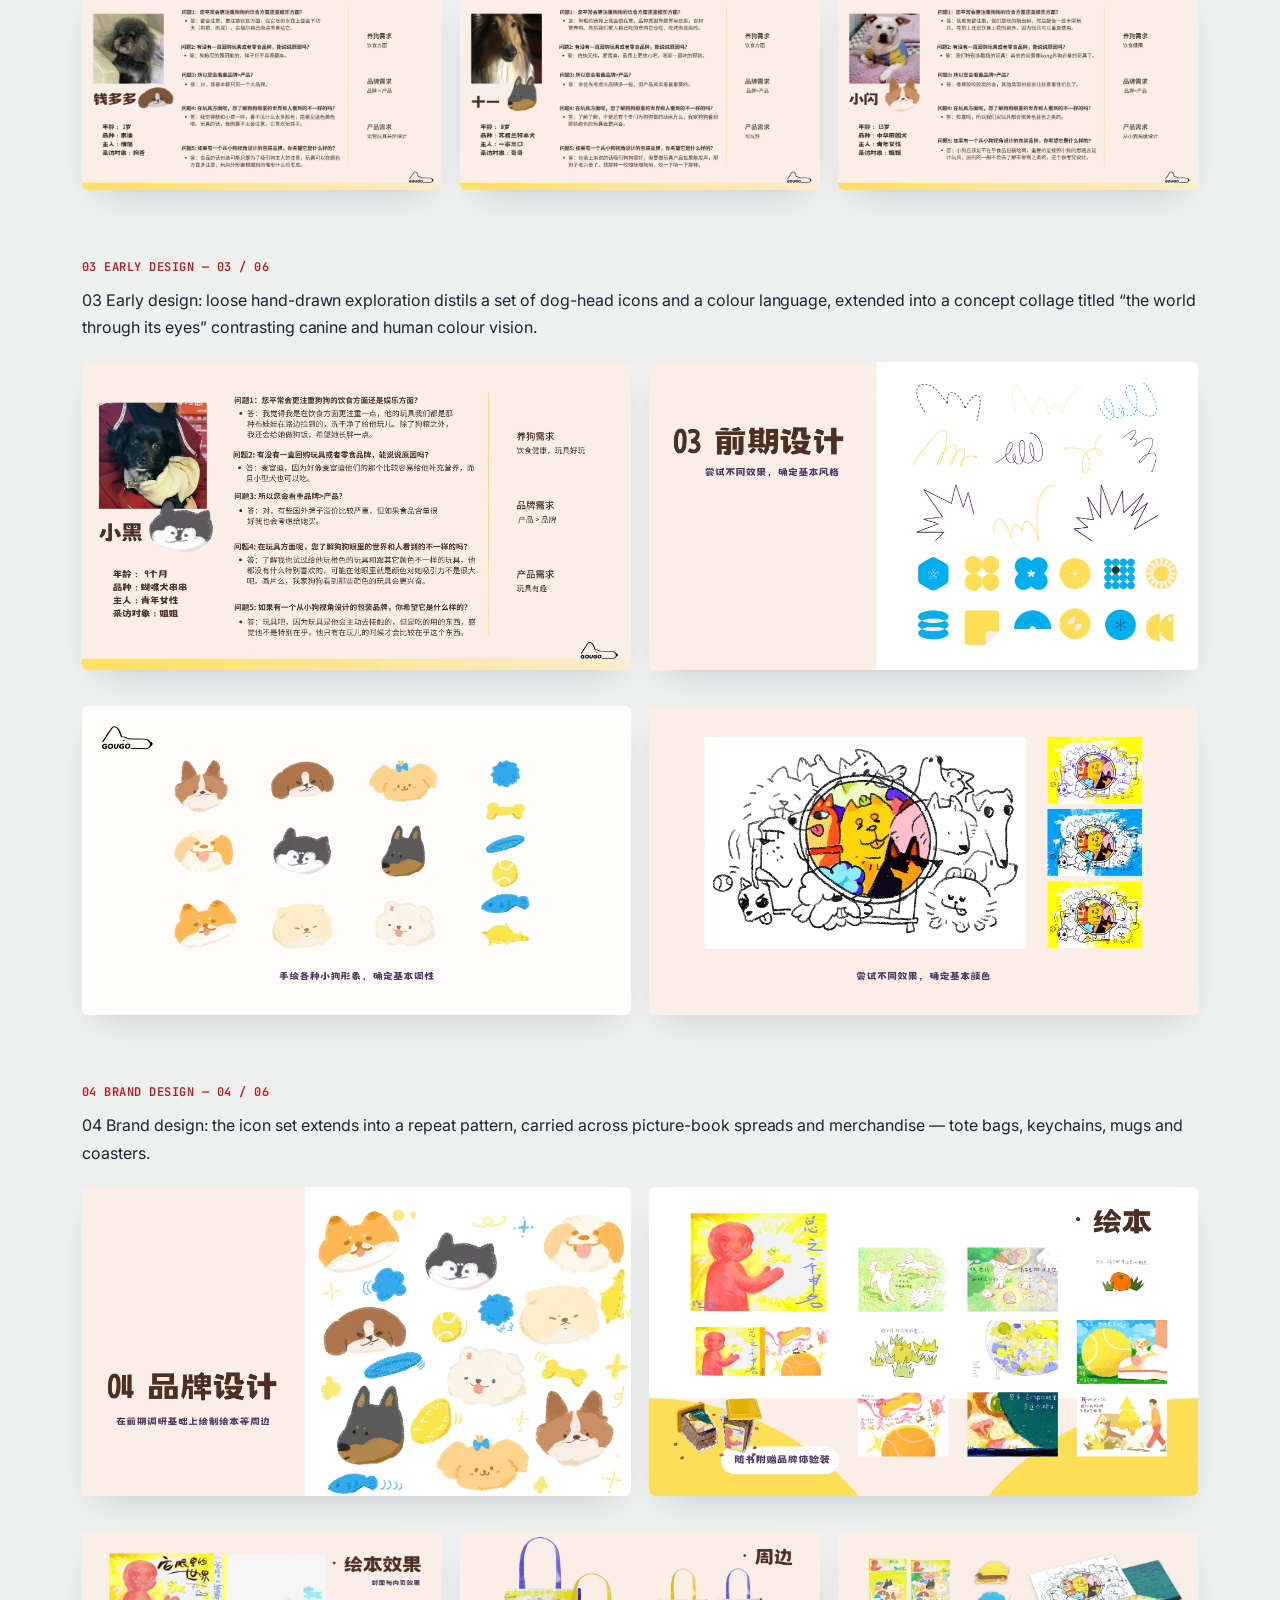
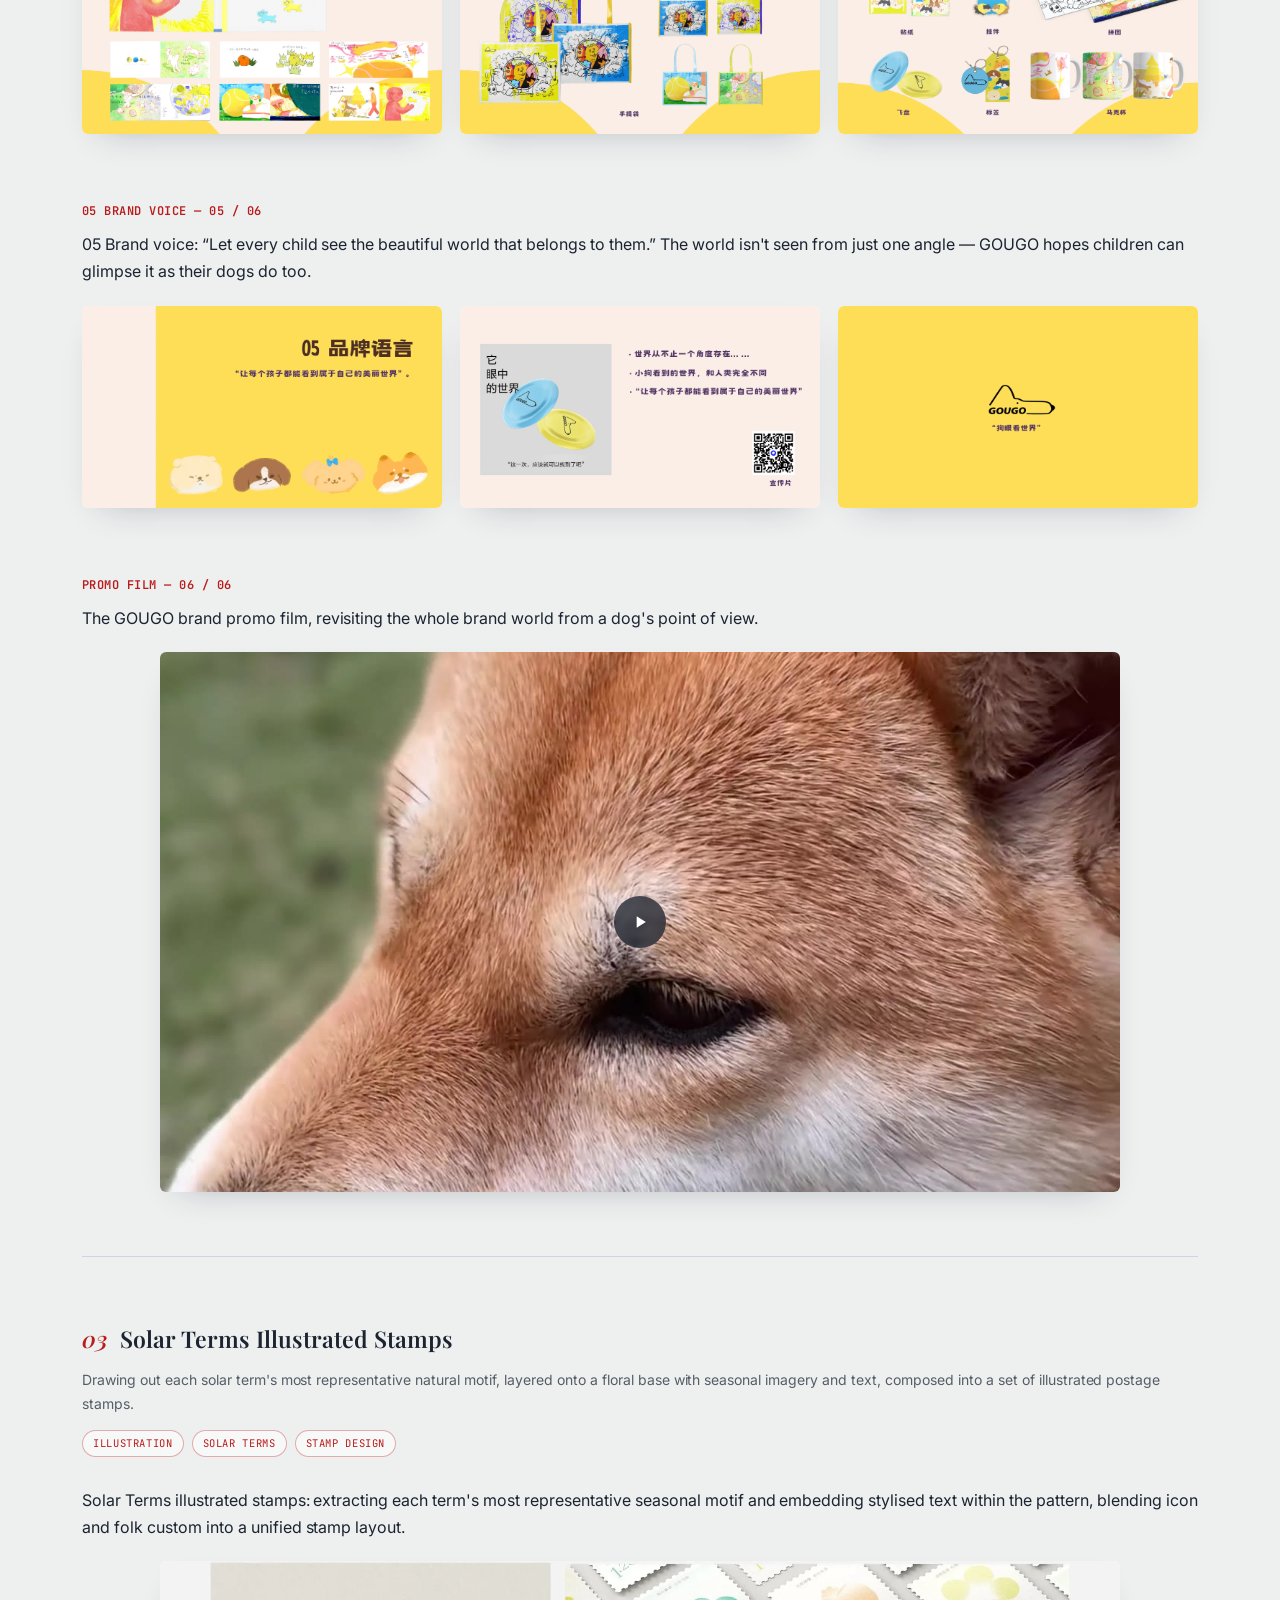
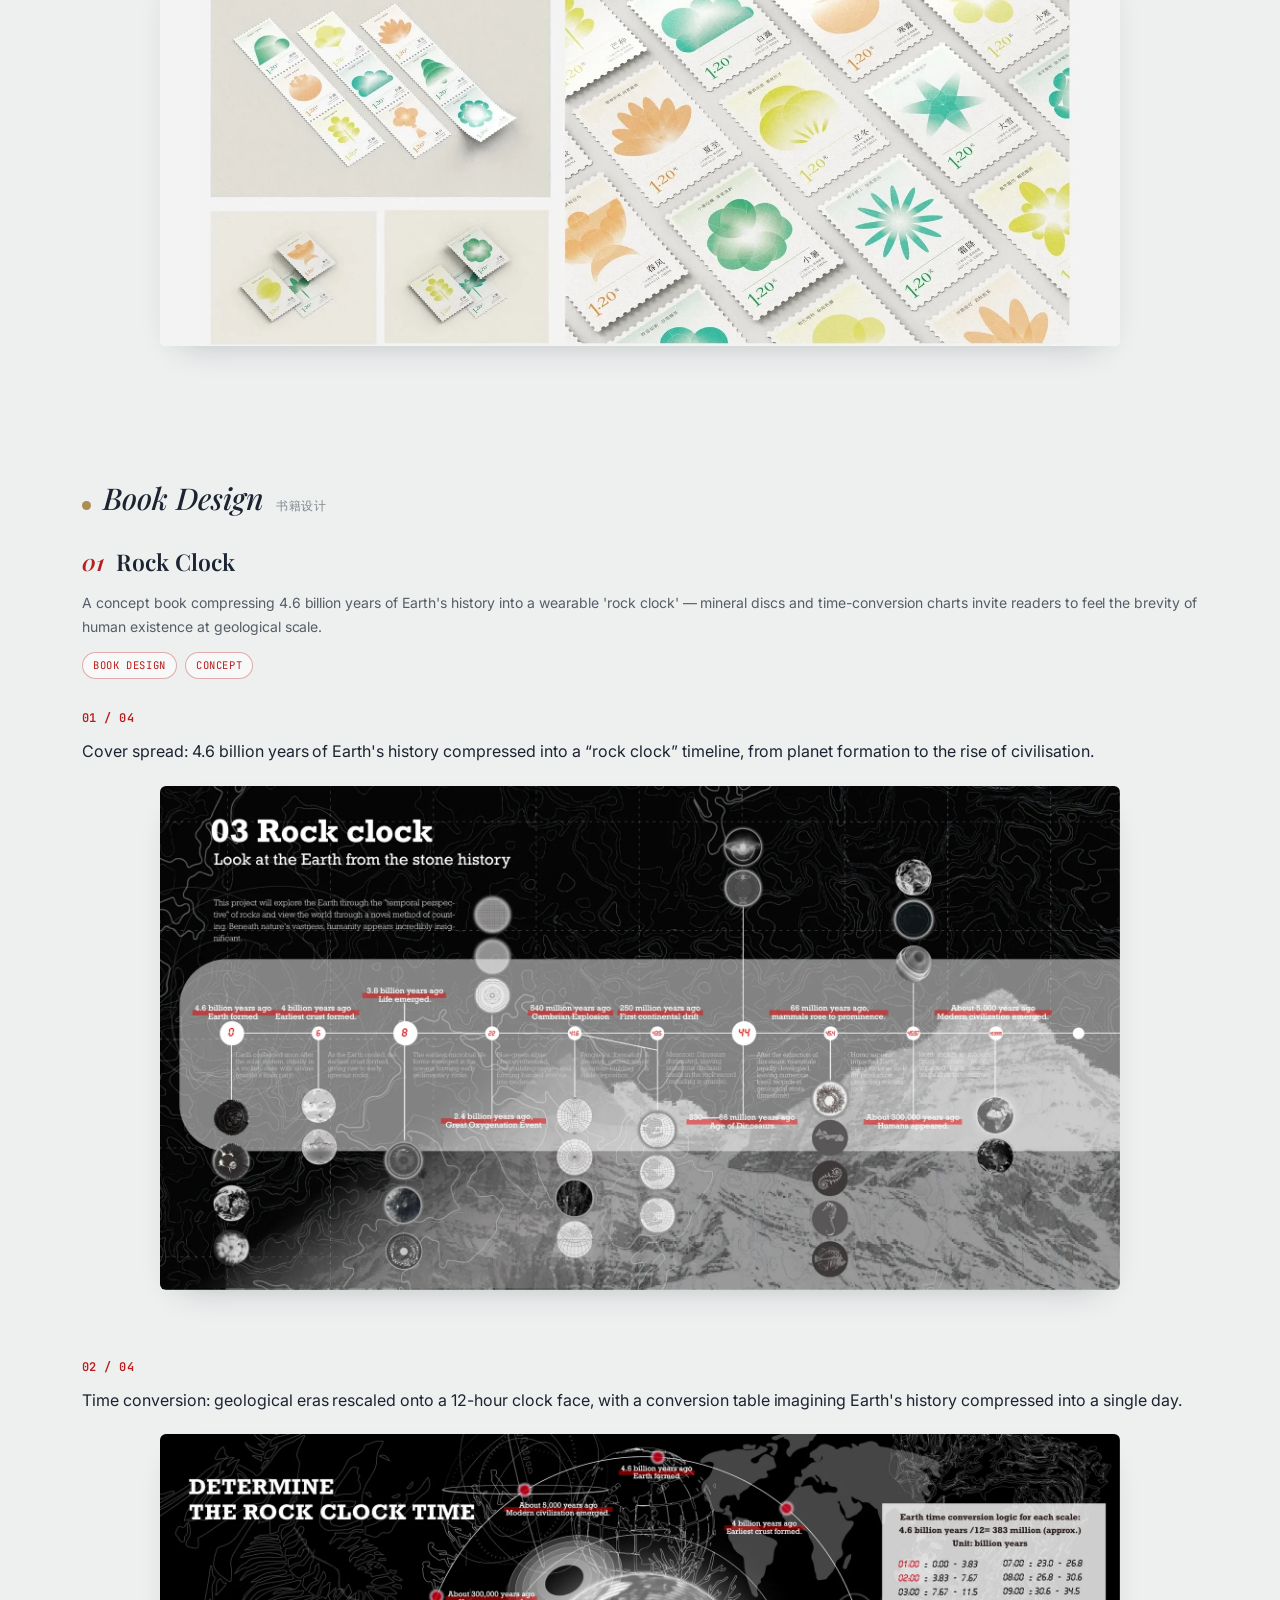
<file: work.html>
<!doctype html>
<html lang="en" data-lang="en">
<head>
<meta charset="UTF-8">
<meta name="viewport" content="width=device-width, initial-scale=1.0">
<title>Work — Yifan Lyu</title>
<meta name="description" content="Yifan Lyu's complete body of work: photography, illustration, book design, exhibitions and interaction design.">
<link rel="stylesheet" href="css/style.css?v=69">
</head>
<body class="page-work">

<nav class="site-nav">
  <div class="nav-inner">
    <a href="index.html" class="brand" aria-label="Home"><span class="brand-mark">✦</span></a>
    <div class="nav-right">
      <div class="nav-links nav-links-cats" id="nav-cat-links"></div>
      <div class="nav-links nav-links-simple">
        <a href="index.html" data-i18n="nav_home">首页</a>
        <a href="index.html#cat-tiles-section" data-i18n="nav_categories">作品分类</a>
        <a href="index.html#featured-section" data-i18n="nav_featured">精选项目</a>
        <a href="about.html" data-i18n="nav_about">简历</a>
      </div>
      <div class="lang-toggle">
        <button data-lang="zh">中</button>
        <button data-lang="en">EN</button>
      </div>
    </div>
  </div>
</nav>

<header class="page-hero reveal">
  <h1 id="work-title">作品</h1>
  <p id="work-desc">六个类别，横跨影像、插画、书籍、品牌识别、交互与产品设计——点开任意一件，查看完整过程。</p>
</header>

<section class="featured" style="padding-top:36px;">
  <div class="cat-groups" id="work-categories"></div>
</section>

<div class="lightbox" id="lightbox">
  <button class="lightbox-close" id="lightbox-close" aria-label="Close">
    <svg width="16" height="16" viewBox="0 0 24 24" fill="none" stroke="currentColor" stroke-width="2"><path d="M6 6l12 12M18 6L6 18"/></svg>
  </button>
  <div class="lightbox-count" id="lightbox-count"></div>
  <div class="lightbox-stage-outer">
    <button class="lightbox-nav prev" id="lb-prev" aria-label="Prev">
      <svg width="18" height="18" viewBox="0 0 24 24" fill="none" stroke="currentColor" stroke-width="2.2"><path d="M15 6l-6 6 6 6"/></svg>
    </button>
    <div id="lightbox-stage"></div>
    <button class="lightbox-nav next" id="lb-next" aria-label="Next">
      <svg width="18" height="18" viewBox="0 0 24 24" fill="none" stroke="currentColor" stroke-width="2.2"><path d="M9 6l6 6-6 6"/></svg>
    </button>
  </div>
</div>

<footer class="site-footer site-footer-contact">
  <div class="foot-left">
    <span class="page-index">© <span id="year"></span> Yifan Lyu</span>
    <span data-i18n="footer_rights">保留所有权利。</span>
  </div>
  <div class="foot-contact">
    <a class="foot-contact-item" href="mailto:yifan.lyu007@gmail.com" aria-label="Email" title="yifan.lyu007@gmail.com">
      <svg width="15" height="15" viewBox="0 0 24 24" fill="none" stroke="currentColor" stroke-width="2"><rect x="3" y="5" width="18" height="14" rx="2"/><path d="M3 7l9 6 9-6"/></svg>
    </a>
    <a class="foot-contact-item" href="https://instagram.com/111fannnn" target="_blank" rel="noopener" aria-label="Instagram" title="Instagram · @111fannnn">
      <svg width="15" height="15" viewBox="0 0 24 24" fill="none" stroke="currentColor" stroke-width="2"><rect x="3" y="3" width="18" height="18" rx="5"/><circle cx="12" cy="12" r="4"/><circle cx="17.5" cy="6.5" r="1" fill="currentColor" stroke="none"/></svg>
    </a>
    <button type="button" class="foot-contact-item" id="foot-wechat" aria-label="WeChat" title="WeChat · tusizi928">
      <svg width="15" height="15" viewBox="0 0 24 24" fill="none" stroke="currentColor" stroke-width="2" stroke-linecap="round" stroke-linejoin="round"><path d="M21 11.5a8.38 8.38 0 0 1-4.8 7.6 8.5 8.5 0 0 1-9-1.6L3 21l1.9-5.7a8.38 8.38 0 0 1 3.3-11.2 8.5 8.5 0 0 1 11.2 3.3A8.48 8.48 0 0 1 21 11.5z"/></svg>
      <span class="foot-wechat-tip" id="foot-wechat-tip"></span>
    </button>
  </div>
</footer>

<div class="confirm-modal" id="photo-confirm-modal" aria-hidden="true">
  <div class="confirm-backdrop" data-confirm-close></div>
  <div class="confirm-card win">
    <div class="win-titlebar">
      <span class="win-icon"></span>
      <span class="win-title" data-i18n="photo_confirm_title">跳转提示</span>
      <div class="win-controls"><span data-confirm-close>x</span></div>
    </div>
    <div class="win-body confirm-body">
      <p data-i18n="photo_confirm_body">即将离开本站，前往一个独立的摄影作品网站。</p>
      <div class="confirm-actions">
        <button type="button" class="btn-line" data-confirm-close data-i18n="photo_confirm_cancel">取消</button>
        <button type="button" class="btn-solid" id="photo-confirm-ok" data-i18n="photo_confirm_ok">继续前往</button>
      </div>
    </div>
  </div>
</div>

<script src="js/data.js?v=69"></script>
<script src="js/main.js?v=69"></script>
<script src="js/lightbox.js?v=69"></script>
<script src="js/gallery.js?v=69"></script>
<script src="js/work.js?v=69"></script>
<script>document.getElementById("year").textContent = new Date().getFullYear();</script>
</body>
</html>
</file>
<file: css/style.css>
/* =========================================================================
   Yifan Lyu — Portfolio
   Design system: cool pale ground, italic serif display type mixed with a
   grotesk sans, a glossy multi-hue accent system (echoing the 3D-lettered
   "Welcome" key art), hand-marked details.
========================================================================= */

@import url("https://fonts.googleapis.com/css2?family=Playfair+Display:ital,wght@0,500;0,600;0,700;1,500;1,600;1,700&family=Noto+Serif+SC:wght@500;600&family=Inter:wght@400;500;600;700;800;900&family=JetBrains+Mono:wght@400;500&family=Yellowtail&family=Noto+Sans+SC:wght@300;400;500;600&display=swap");

:root {
  --bg: #eef0f0;
  --bg-soft: #e3e6e5;
  --card: #ffffff;
  --ink: #1b2430;
  --ink-70: rgba(27, 36, 48, 0.72);
  --ink-50: rgba(27, 36, 48, 0.52);
  --line: rgba(120, 145, 200, 0.28);
  --line-strong: rgba(70, 90, 140, 0.32);
  --accent: #0369a1;
  --accent-warm: #b91c1c;
  --accent-warm-border: rgba(185, 28, 28, .35);
  --accent-2: #38bdf8;
  --accent-pale: #e0f2fe;
  --accent-grad: linear-gradient(125deg, #7dd3fc 0%, #38bdf8 45%, #c084fc 100%);
  --purple: #6b21a8;
  --purple-2: #c084fc;
  --purple-pale: #f3e8ff;

  /* neutral gray-white glass — nav, panels, cards, buttons */
  --glass-grad: linear-gradient(135deg, rgba(255,255,255,.88) 0%, rgba(238,239,240,.68) 45%, rgba(226,228,232,.55) 75%, rgba(255,255,255,.88) 100%);
  --glass-border: rgba(120, 130, 145, 0.28);
  /* white-glass, same material as the buttons — folder tiles + feature cards */
  --folder-grad: linear-gradient(180deg, #ffffff 0%, #f4f5f7 45%, #e3e5ea 55%, #ffffff 100%);
  /* deep, low-shine graphite text treatment for tile numbers etc. */
  --metal-grad: linear-gradient(180deg, #4b5361 0%, #333a45 45%, #3d4451 55%, #262b34 100%);

  --c-yingxiang: #d1531f;
  --c-shouhui: #4f8f52;
  --c-shuji: #ab8f52;
  --c-vi: #9a524f;
  --c-jiaohu: #4f7fb0;
  --c-chanpin: #6f6fae;
  --c-haibao: #c2894f;
  --sage: #d7ddce;
  --sage-ink: #2a2f27;

  --serif: "Playfair Display", "Noto Serif SC", "PingFang SC", serif;
  --sans: "Inter", "PingFang SC", "Microsoft YaHei", "Noto Sans SC", -apple-system, sans-serif;
  --mono: "JetBrains Mono", ui-monospace, monospace;

  --container: 1180px;
  --edge: clamp(20px, 5vw, 32px);
  --radius: 8px;
}

* { box-sizing: border-box; }
html { scroll-behavior: smooth; }

/* Work-listing and project-detail pages keep the warm red accent; the
   homepage and resume page stay on the cool blue --accent default. */
.page-work, .page-project { --accent: var(--accent-warm); }

body {
  margin: 0;
  background-color: var(--bg);
  background-image:
    radial-gradient(at 10% 10%, rgba(255, 255, 255, 0.6) 0px, transparent 55%),
    radial-gradient(at 90% 90%, rgba(0, 0, 0, 0.02) 0px, transparent 55%);
  background-attachment: fixed;
  color: var(--ink);
  font-family: var(--sans);
  font-size: 16px;
  line-height: 1.6;
  letter-spacing: -0.001em;
  -webkit-font-smoothing: antialiased;
  -moz-osx-font-smoothing: grayscale;
  text-rendering: optimizeLegibility;
  overflow-x: hidden;
  cursor: url("../assets/img/cursor-mosaic.png") 2 2, auto;
}

/* Reusable frosted-glass panel — used for nav chrome, cards and boxed content
   so the whole site reads as one consistent Y2K glass system. */
.glass-panel {
  background: var(--glass-grad);
  -webkit-backdrop-filter: blur(20px) saturate(140%);
  backdrop-filter: blur(20px) saturate(140%);
  border: 1px solid var(--glass-border);
  box-shadow: 0 16px 40px rgba(148, 163, 184, 0.20), inset 0 1.5px 0 rgba(255,255,255,.95), inset 0 -2px 4px rgba(186,230,253,.3);
}

img, video { max-width: 100%; display: block; }
a { color: inherit; text-decoration: none; }
button { font: inherit; color: inherit; background: none; border: none; cursor: pointer; }
ul { margin: 0; padding: 0; list-style: none; }
h1, h2, h3, h4, p { margin: 0; }

.container { max-width: var(--container); margin: 0 auto; padding: 0 var(--edge); }

::selection { background: var(--accent); color: var(--bg); }

/* background grain + texture ------------------------------------------- */
body::before {
  content: "";
  position: fixed; inset: 0; pointer-events: none; z-index: 9000;
  opacity: 0.035; mix-blend-mode: multiply;
  background-image: url("data:image/svg+xml,%3Csvg xmlns='http://www.w3.org/2000/svg' width='120' height='120'%3E%3Cfilter id='n'%3E%3CfeTurbulence type='fractalNoise' baseFrequency='0.9' numOctaves='2' stitchTiles='stitch'/%3E%3C/filter%3E%3Crect width='100%25' height='100%25' filter='url(%23n)'/%3E%3C/svg%3E");
}

/* custom cursor ---------------------------------------------------------- */
.cursor-dot {
  position: fixed; top: 0; left: 0; width: 14px; height: 14px;
  border-radius: 50%; background: var(--accent); pointer-events: none;
  z-index: 9999; transform: translate(-50%, -50%);
  transition: width .2s, height .2s, background .2s, opacity .2s;
  opacity: 0;
}
.cursor-dot.active { opacity: 1; }
.cursor-dot.big { width: 46px; height: 46px; background: rgba(209, 83, 31, 0.14); border: 1.5px solid var(--accent); }
@media (max-width: 900px), (hover: none) { .cursor-dot { display: none; } }

/* -------------------------------------------------------------------- nav
   Classic Mac OS X / early-2000s browser chrome: a thin dark strip on top,
   then a steel-gray beveled bar of individually pill-shaped, 3D tab
   buttons — each with its own top highlight and bottom bevel, not a flat
   flush strip of hairline-divided cells. */
.site-nav {
  position: sticky; top: 0; left: 0; right: 0; z-index: 500;
  background: linear-gradient(180deg, #eef0f3 0%, #dde1e6 30%, #f4f5f7 55%, #e6e8ec 100%);
  border-bottom: 1px solid rgba(120, 130, 145, .4);
  box-shadow: 0 4px 14px rgba(60, 70, 90, 0.14);
}
/* nav content is capped to the same --container column as every other
   section so the nav buttons line up with body text at every viewport
   width, while the bar's background/shadow still bleeds full width */
.nav-inner {
  display: flex; align-items: center;
  padding: 6px var(--edge) 0;
  min-height: 50px;
}
.site-nav::before {
  content: ""; position: absolute; top: 0; left: 0; right: 0; height: 6px;
  background: linear-gradient(180deg, #3a3f47 0%, #14161a 100%);
  z-index: 0; pointer-events: none;
}
.site-nav .brand {
  position: relative; z-index: 1;
  display: flex; align-items: center; justify-content: center;
  width: 30px; height: 34px; flex-shrink: 0;
}
.brand-mark {
  font-size: 16px; color: var(--ink-50); transition: color .2s, transform .3s;
}
.site-nav .brand:hover .brand-mark { color: var(--accent); transform: rotate(90deg); }

.nav-links { display: flex; align-items: stretch; gap: 5px; height: 34px; }
.nav-links a {
  display: flex; align-items: center; justify-content: center;
  font-size: 12px; font-weight: 600; letter-spacing: .03em; text-transform: uppercase;
  position: relative; padding: 0 15px; border-radius: 999px;
  background: linear-gradient(180deg, #fdfdfe 0%, #e9ebee 46%, #cfd3d9 54%, #f6f7f8 100%);
  border: 1px solid rgba(110, 120, 135, .55);
  box-shadow: inset 0 1px 0 rgba(255,255,255,.95), inset 0 -1px 1px rgba(30,35,45,.12), 0 1px 2px rgba(30,35,45,.15);
  color: var(--ink-70); transition: background .18s, color .18s, box-shadow .18s, transform .15s;
}
.nav-links a:hover { transform: translateY(-1px); box-shadow: inset 0 1px 0 rgba(255,255,255,1), inset 0 -1px 1px rgba(30,35,45,.12), 0 3px 6px rgba(30,35,45,.22); }
.nav-links a.current {
  color: #173764; font-weight: 700;
  background: linear-gradient(180deg, #eaf2ff 0%, #b9d3f7 46%, #8bb3ec 54%, #dcebfd 100%);
  box-shadow: inset 0 1px 2px rgba(15,40,90,.35), inset 0 -1px 0 rgba(255,255,255,.6), 0 1px 2px rgba(30,35,45,.15);
}
/* category links stretch to fill the whole header, evenly spaced */
.nav-links-cats { flex: 1; justify-content: space-evenly; min-width: 0; }
.nav-links-cats a { flex: 1; font-size: 11px; padding: 0 6px; white-space: nowrap; }
.nav-links-simple { display: none; }
@media (max-width: 980px) {
  .nav-links-cats { display: none; }
  /* stretch to fill the row like nav-links-cats does — without this the
     row is only ever as wide as its own content, so it visibly falls
     short of the nav's right edge with the shorter Chinese labels (首页/
     作品分类/精选项目/简历) even though the longer English ones happened
     to reach close enough to look intentional. */
  .nav-links-simple { display: flex; flex: 1; justify-content: space-evenly; min-width: 0; }
  .nav-links-simple a { flex: 1; }
}
@media (max-width: 1180px) {
  .nav-links-cats a { padding: 0 4px; font-size: 10px; }
}

.lang-toggle {
  display: flex; align-items: center;
  border: 1px solid rgba(110, 120, 135, .5);
  background: linear-gradient(180deg, #fdfdfe 0%, #e5e7eb 100%);
  border-radius: 999px; padding: 2px; gap: 2px; font-family: var(--mono);
  font-size: 11.5px; letter-spacing: .04em;
  box-shadow: inset 0 1px 2px rgba(60,70,90,.15);
}
.lang-toggle button {
  padding: 4px 11px; border-radius: 999px; color: var(--ink-50); transition: background .2s, color .2s, box-shadow .2s;
}
.lang-toggle button.active {
  background: linear-gradient(180deg, #ffffff 0%, #f2f3f5 45%, #e2e4e8 55%, #ffffff 100%);
  color: var(--ink); box-shadow: inset 0 1px 0 #fff, 0 1px 3px rgba(100,110,130,.25);
}
.nav-right { position: relative; z-index: 1; display: flex; align-items: center; gap: 16px; height: 34px; flex: 1; min-width: 0; }
.nav-burger { display: none; }

@media (max-width: 520px) {
  .nav-inner { padding: 6px 18px 0; }
  .nav-right { gap: 8px; }
  .nav-links a { padding: 0 10px; font-size: 11px; }
  .lang-toggle { font-size: 11px; }
  .lang-toggle button { padding: 4px 9px; }
}
/* nav-links-simple now carries 4 items (Home / Categories / Featured /
   Resume) instead of 2 — tightened further so it still fits one line on
   an actual phone instead of wrapping or overflowing the nav bar */
@media (max-width: 460px) {
  .nav-links-simple { gap: 3px; }
  .nav-links-simple a { padding: 0 7px; font-size: 9.5px; letter-spacing: .01em; }
  .nav-right { gap: 6px; }
}
@media (max-width: 380px) {
  .nav-links-simple a { padding: 0 5px; font-size: 9px; }
}

/* gray-white glass/crystal buttons — soft frosted bevel, no color-coded gel.
   Solid + outline share the same footprint, just different fill weight. */
.btn-solid, .btn-line {
  display: inline-flex; align-items: center; gap: 9px;
  padding: 12px 24px; border-radius: 999px;
  font-size: 13.5px; font-weight: 700;
  /* gray, slightly reflective label — a soft light hit from above, a faint
     dark rim below, on a mid-gray base rather than near-black ink */
  color: #667081;
  text-shadow: 0 1px 0 rgba(255,255,255,.9), 0 -1px 0 rgba(50,60,75,.12);
  transition: transform .25s ease, box-shadow .25s ease;
}
.btn-solid {
  background: linear-gradient(180deg, #ffffff 0%, #f4f5f7 45%, #e3e5ea 55%, #ffffff 100%);
  border: 1px solid rgba(148, 163, 184, .45);
  box-shadow: inset 0 1px 0 #ffffff, 0 3px 10px rgba(100, 110, 130, 0.14);
}
.btn-solid:hover { transform: translateY(-2px); box-shadow: inset 0 1px 0 #ffffff, 0 10px 20px rgba(100, 110, 130, 0.2); }
.btn-line {
  background: linear-gradient(180deg, #ffffff 0%, #f9f9fa 45%, #f0f1f3 55%, #ffffff 100%);
  border: 1px solid rgba(148, 163, 184, .3);
  box-shadow: inset 0 1px 0 #ffffff, 0 2px 8px rgba(100, 110, 130, 0.08);
}
.btn-line:hover { transform: translateY(-2px); box-shadow: inset 0 1px 0 #ffffff, 0 8px 16px rgba(100, 110, 130, 0.18); }
.kicker {
  font-family: var(--mono); font-size: 12px; text-transform: uppercase; letter-spacing: .12em;
  color: var(--ink-50);
}

/* ============================================================ welcome hero
   The user's own sky-and-grass photo, an iBook with the WELCOME letters
   swaying on its screen, a scatter of classic silver "Virtual PC Console"
   note windows kept perfectly upright (no tilt), and a few soap bubbles
   drifting up on load. */
.welcome-hero {
  position: relative; overflow: hidden;
  display: flex; flex-direction: column; align-items: center; justify-content: flex-start;
  padding: 40px var(--edge) 30px; gap: 8px;
  background: url("../assets/img/hero/hero-sky-photo2.webp") center top / cover no-repeat;
}
/* ---- soft decorative clouds drifting rightward behind the iBook — the sky
   photo itself can't be panned (it would expose its edges), so this is a
   separate overlay layer instead: safe to loop forever at any viewport. ---- */
.hero-clouds { position: absolute; inset: 0; overflow: hidden; pointer-events: none; z-index: 1; }
.hero-cloud {
  position: absolute; left: -30%;
  border-radius: 50%;
  background: radial-gradient(ellipse at center, rgba(255,255,255,.5) 0%, rgba(255,255,255,.22) 50%, transparent 75%);
  filter: blur(7px);
  animation: hero-cloud-drift linear infinite;
}
@keyframes hero-cloud-drift {
  0% { transform: translateX(0); }
  100% { transform: translateX(160vw); }
}
@media (prefers-reduced-motion: reduce) { .hero-cloud { display: none; } }

/* fade the photo into the page background at the bottom edge instead of a hard cut */
.welcome-hero::after {
  content: ""; position: absolute; left: 0; right: 0; bottom: 0; height: 240px;
  background: linear-gradient(to bottom,
    rgba(238,240,240,0) 0%,
    rgba(238,240,240,.22) 35%,
    rgba(238,240,240,.55) 62%,
    rgba(238,240,240,.85) 84%,
    var(--bg) 100%);
  pointer-events: none; z-index: 1;
}
.welcome-kicker {
  font-family: var(--mono); font-size: 12px; text-transform: uppercase; letter-spacing: .12em;
  color: #ffffff; text-shadow: 0 1px 3px rgba(20,40,20,.35);
}

/* ---- the screen scene: iBook centerpiece (enlarged), windows overlapping beside it ---- */
.crt-scene { position: relative; width: min(1400px, 100%); z-index: 2; }
.crt-wrap { position: relative; width: min(580px, 56vw); margin: 0 auto; z-index: 3; filter: drop-shadow(0 24px 40px rgba(20,40,20,.3)); }
.crt-wrap img.crt-monitor-img { width: 100%; height: auto; display: block; }
/* hidden on desktop — only swapped in on mobile below */
.crt-wrap img.crt-mobile-static { display: none; width: 100%; height: auto; }

.crt-screen {
  position: absolute; left: 17.23%; top: 18.39%; width: 63.87%; height: 46.78%;
  overflow: hidden;
  /* letters pinned toward the top of the screen, freeing the lower portion
     for the bubble-density slider to sit on without covering them */
  display: flex; align-items: flex-start; justify-content: center;
  background: #cfe0ea;
}
.crt-screen::before {
  content: ""; position: absolute; inset: -6px; z-index: 0;
  background: url("../assets/img/hero/sky-clean.webp") center / cover no-repeat;
  filter: blur(3px);
  opacity: .85;
}
.welcome-3d-wrap { position: relative; width: 100%; aspect-ratio: 2503 / 1490; margin-top: 4%; }
.wp-dust { position: absolute; inset: 0; width: 100%; height: 100%; pointer-events: none; }

@property --sway-y { syntax: '<length>'; inherits: false; initial-value: 0px; }
@property --sway-r { syntax: '<angle>'; inherits: false; initial-value: 0deg; }
@property --mx { syntax: '<length>'; inherits: false; initial-value: 0px; }
@property --my { syntax: '<length>'; inherits: false; initial-value: 0px; }

.wp-piece {
  position: absolute; height: auto; display: block;
  filter: drop-shadow(0 6px 8px rgba(20,27,38,.2));
  transform: translate(var(--mx, 0px), calc(var(--my, 0px) + var(--sway-y, 0px))) rotate(var(--sway-r, 0deg));
  /* no CSS transition here on purpose — --mx/--my are already updated every
     animation frame from JS while the mouse moves (see initHeroParallax),
     so a transition on the same "transform" property would restart itself
     ~60x/sec, fighting the already-running welcome-sway keyframe animation
     and causing visible stutter right as the cursor gets close. The JS
     eases the mouse-leave reset manually instead. */
  animation: welcome-sway var(--dur, 4.2s) ease-in-out infinite;
  animation-delay: var(--delay, 0s);
  will-change: transform;
}
@keyframes welcome-sway {
  0%, 100% { --sway-y: 0px; --sway-r: 0deg; }
  50% { --sway-y: var(--amp, -8px); --sway-r: var(--rot, 1.4deg); }
}
@media (prefers-reduced-motion: reduce) {
  .wp-piece { animation: none; }
}

/* ---- soap bubbles drifting up through the scene on load — same backdrop
   layer as the orbiting photos, behind the computer and windows ---- */
.hero-bubbles { position: absolute; inset: 0; overflow: hidden; pointer-events: none; z-index: 1; }
.hero-bubble-float {
  position: absolute; bottom: -8%; z-index: 2; border-radius: 50%; pointer-events: none;
  opacity: 0;
  /* soap-film iridescence: picks up a bit of the sky/grass scene it drifts
     through — blue, green and a touch of pink — over a bright highlight. */
  background:
    radial-gradient(circle at 30% 26%, rgba(255,255,255,.9) 0%, rgba(255,255,255,.2) 18%, transparent 32%),
    radial-gradient(circle at 70% 72%, rgba(110,190,255,.4) 0%, transparent 54%),
    radial-gradient(circle at 78% 28%, rgba(160,255,180,.3) 0%, transparent 46%),
    radial-gradient(circle at 22% 74%, rgba(255,180,225,.24) 0%, transparent 50%),
    rgba(255,255,255,.1);
  border: 1.5px solid rgba(255,255,255,.7);
  box-shadow: inset 0 0 16px rgba(255,255,255,.4), inset 0 0 30px rgba(130,200,255,.2), 0 6px 16px rgba(20,40,20,.1);
  /* backwards fill so the pre-delay state is genuinely the 0% keyframe
     (invisible, unrisen) instead of the element's own base style — without
     this, a bubble sits fully visible at rest until its delay elapses. */
  animation: bubble-rise linear infinite;
  animation-fill-mode: backwards;
}
@keyframes bubble-rise {
  0% { transform: translateY(0) translateX(0); opacity: 0; }
  8% { opacity: .85; }
  90% { opacity: .6; }
  100% { transform: translateY(calc(-1 * var(--rise, 700px))) translateX(var(--drift, 30px)); opacity: 0; }
}
@media (prefers-reduced-motion: reduce) { .hero-bubble-float { display: none; } }

/* ---- crystal-glass popup windows, scattered around, always upright — same
   glossy-bevel material family as the buttons and folder tabs, with a
   diagonal shine sweep for a proper "亮晶晶" glinting read ---- */
.win {
  position: relative;
  display: block; border-radius: 7px; overflow: hidden;
  background: linear-gradient(165deg, #ffffff 0%, #f2f7ff 38%, #dfeafb 58%, #ffffff 100%);
  border: 1px solid rgba(255,255,255,.9);
  box-shadow:
    0 18px 36px -14px rgba(15,25,45,.5),
    inset 0 1.5px 0 rgba(255,255,255,.95),
    inset 0 0 0 1px rgba(170,195,230,.45);
  transition: transform .2s ease, box-shadow .2s ease;
}
.win::after {
  content: ""; position: absolute; inset: 0; pointer-events: none; z-index: 3;
  background: linear-gradient(115deg,
    rgba(255,255,255,.7) 0%, rgba(255,255,255,.18) 18%,
    transparent 32%, transparent 68%,
    rgba(255,255,255,.4) 86%, rgba(255,255,255,.08) 100%);
  mix-blend-mode: screen;
}
.win:hover { transform: translateY(-3px); }
.win-titlebar {
  position: relative; overflow: hidden; z-index: 2;
  display: flex; align-items: center; gap: 6px; padding: 3px 4px 3px 6px;
  background: linear-gradient(180deg, #ffffff 0%, #eef4fc 45%, #d9e6f7 55%, #ffffff 100%);
  border-bottom: 1px solid rgba(150,175,210,.6);
  cursor: grab;
}
.win.dragging, .sys-note.dragging { z-index: 50; box-shadow: 0 26px 50px -12px rgba(10,15,15,.55); }
.win.dragging .win-titlebar, .sys-note.dragging .win-titlebar { cursor: grabbing; }
.win-icon {
  width: 12px; height: 12px; flex-shrink: 0; background: #6fa8dc;
  border: 1px solid #3d6fa1; border-radius: 2px;
}
.win-title { flex: 1; font-family: var(--sans); font-size: 11px; font-weight: 700; letter-spacing: 0; color: #2c2c28; white-space: nowrap; overflow: hidden; text-overflow: ellipsis; }
.win-controls { display: flex; gap: 2px; position: relative; }
.win-controls span {
  width: 14px; height: 13px; display: flex; align-items: center; justify-content: center;
  font-size: 9px; line-height: 1; font-family: var(--sans); font-weight: 700;
  background: linear-gradient(180deg, #ffffff 0%, #e2e0d6 100%); color: #4a4a44;
  border: 1px solid #999488; border-radius: 2px;
}
.win-controls span:last-child { color: #c22; }
.win-menubar {
  position: relative; z-index: 2;
  display: flex; gap: 10px; padding: 3px 8px;
  background: rgba(247,250,255,.9); border-bottom: 1px solid rgba(210,222,240,.8);
  font-family: var(--sans); font-size: 10.5px; color: #4a4a44;
}
.win-body { position: relative; z-index: 2; padding: 12px 14px; background: transparent; color: var(--ink); }

.scatter-windows { display: flex; flex-wrap: wrap; justify-content: center; gap: 14px; margin-top: 6px; z-index: 2; }
.scatter-windows .win { width: clamp(190px, 42vw, 230px); }
.scatter-windows .win-body { font-size: 12.5px; line-height: 1.55; }

/* below the 980px breakpoint the note windows fall out of their absolute
   overlapping slots and stack in a plain flex-wrap list under the iBook.
   On an actual phone that's a dozen full-size app windows stacked end to
   end — dropped entirely on mobile (desktop/tablet ≥720px unaffected,
   still gets the full scattered-window layout). */
@media (max-width: 720px) {
  .scatter-windows { display: none; }
  /* the seam turned out to live in ibook.webp itself — its baked-in
     screen wallpaper (sky+grass) peeking past our overlay's edges — not
     in the letters. Swap just the photo for a version with a guaranteed-
     clean sky already baked into its screen area (crt-mobile-static),
     and drop .crt-screen's own background/blur layer since that photo
     now handles the backdrop — leaving only the animated WELCOME letters
     to render live on top, same as desktop. */
  .crt-monitor-img { display: none; }
  .crt-mobile-static { display: block; }
  .crt-screen { background: transparent; align-items: center; }
  .crt-screen::before { display: none; }
  .welcome-3d-wrap { width: 108%; flex-shrink: 0; margin-top: 0; }
}

/* ---- bubble-density slider — sits on the lower part of the iBook screen
   itself (the letters are pinned to the top of the screen to clear it) ---- */
.hero-bubble-slider {
  position: relative; z-index: 4; display: flex; align-items: center; gap: 8px; overflow: hidden;
  margin: 10px auto 0; padding: 5px 12px; width: fit-content;
  background: linear-gradient(165deg, rgba(255,255,255,.92) 0%, rgba(242,247,255,.85) 38%, rgba(223,234,251,.8) 58%, rgba(255,255,255,.92) 100%);
  border: 1px solid rgba(255,255,255,.9); border-radius: 999px;
  box-shadow: 0 10px 22px -10px rgba(15,25,45,.4), inset 0 1.5px 0 rgba(255,255,255,.95), inset 0 0 0 1px rgba(170,195,230,.4);
  -webkit-backdrop-filter: blur(6px); backdrop-filter: blur(6px);
  font-family: var(--mono); font-size: 10.5px; color: var(--ink-70); letter-spacing: .04em;
}
.hero-bubble-slider::after {
  content: ""; position: absolute; inset: 0; pointer-events: none;
  background: linear-gradient(115deg,
    rgba(255,255,255,.7) 0%, rgba(255,255,255,.15) 20%,
    transparent 36%, transparent 64%,
    rgba(255,255,255,.35) 84%, rgba(255,255,255,.06) 100%);
  mix-blend-mode: screen;
}
.hero-bubble-slider input[type="range"] {
  width: 100px; accent-color: var(--accent);
}
.hero-bubble-slider .bubble-pct { min-width: 2.6em; text-align: right; font-weight: 700; color: var(--ink); }
/* the 🫧 glyph was inheriting the pill's tiny 10.5px label size, which
   flattens its fine overlapping-circle detail into a gray smudge — give it
   its own larger, fully-opaque size so it actually reads as bubbles */
.hero-bubble-slider .bubble-icon { font-size: 18px; line-height: 1; flex-shrink: 0; filter: none; opacity: 1; }

/* ---- compact "System Protection"-style toast for the lead intro line —
   same crystal-glass material as .win ---- */
.sys-note {
  position: relative;
  display: block; border-radius: 7px; overflow: hidden;
  background: linear-gradient(165deg, #ffffff 0%, #f2f7ff 38%, #dfeafb 58%, #ffffff 100%);
  border: 1px solid rgba(255,255,255,.9);
  box-shadow:
    0 18px 36px -14px rgba(15,25,45,.5),
    inset 0 1.5px 0 rgba(255,255,255,.95),
    inset 0 0 0 1px rgba(170,195,230,.45);
}
.sys-note::after {
  content: ""; position: absolute; inset: 0; pointer-events: none; z-index: 3;
  background: linear-gradient(115deg,
    rgba(255,255,255,.7) 0%, rgba(255,255,255,.18) 18%,
    transparent 32%, transparent 68%,
    rgba(255,255,255,.4) 86%, rgba(255,255,255,.08) 100%);
  mix-blend-mode: screen;
}
.sys-note .win-titlebar { padding: 3px 4px 3px 6px; }
.sys-note .sys-body { position: relative; z-index: 2; display: flex; align-items: flex-start; gap: 8px; padding: 10px 12px; }
.sys-note .sys-icon {
  width: 20px; height: 20px; border-radius: 50%; flex-shrink: 0;
  background: radial-gradient(circle at 35% 30%, #7ec3f5, #1c6fc2 70%);
  color: #fff; font-family: var(--serif); font-style: italic; font-weight: 700; font-size: 13px;
  display: flex; align-items: center; justify-content: center;
}
.sys-note .sys-text { font-family: var(--sans); font-size: 11px; line-height: 1.5; color: #2c2c28; }

@media (min-width: 980px) {
  .crt-scene { min-height: 555px; }
  .crt-wrap { position: absolute; left: 50%; top: 4px; transform: translateX(-50%); }
  .scatter-windows { position: absolute; inset: 0; margin-top: 0; display: block; }
  .scatter-windows .win,
  .scatter-windows .sys-note {
    position: absolute; left: var(--slot-x); top: var(--slot-y); transform: none;
    z-index: var(--slot-z, 2);
  }
  .scatter-windows .win { width: var(--slot-w, 210px); }
  .scatter-windows .sys-note { width: var(--slot-w, 200px); }
  /* positioned relative to .crt-wrap now (it's nested inside it) — sits in
     the lower part of the screen, below the top-pinned letters; if space
     runs short it's fine to spill onto the Apple logo below the screen */
  .hero-bubble-slider {
    position: absolute; left: 50%; top: 60%; transform: translateX(-50%) scale(.88);
    margin: 0; z-index: 5; font-size: 9px; padding: 3px 9px; gap: 5px;
  }
  /* the whole pill (icon included) already shrinks 12% from the scale(.88)
     above — bump the icon's own pre-scale size so it still reads clearly
     post-scale instead of shrinking twice. */
  .hero-bubble-slider .bubble-icon { font-size: 22px; }
  .hero-bubble-slider input[type="range"] { width: 64px; }
}

/* sit above the bubble layer (z-index 2) so drifting bubbles never wash
   out the name, tagline or buttons */
.welcome-sub {
  position: relative; z-index: 3;
  font-size: clamp(15px, 2vw, 18px); color: #ffffff; text-shadow: 0 1px 3px rgba(20,40,20,.4); text-align: center;
}
.welcome-sub strong { font-family: var(--serif); font-style: italic; font-weight: 600; }
.welcome-tagline {
  position: relative; z-index: 3;
  font-size: clamp(13px, 1.5vw, 15px); color: rgba(255,255,255,.9); text-shadow: 0 1px 3px rgba(20,40,20,.4); max-width: 60ch; text-align: center;
}
.welcome-actions { position: relative; z-index: 3; display: flex; align-items: center; justify-content: center; gap: 16px; }

@media (max-width: 720px) {
  .welcome-hero { padding-top: 40px; gap: 4px; }
  /* the role line reads fine on a wide desktop hero but just eats vertical
     space above the fold on a phone — dropped on mobile only */
  .welcome-kicker { display: none; }
  /* was sized as a fraction of the hero (56vw), which shrinks to a tiny
     iBook with a lot of dead blue space around it on a narrow phone —
     mobile gets its own, much larger fraction of the screen width instead */
  .crt-wrap { width: min(440px, 86vw); }
  /* with .scatter-windows hidden above, "I'm Yifan Lyu" now follows the
     computer directly with no leftover gap where the popups used to sit */
}

/* ----------------------------------------------------------------- intro
   (still used standalone on about.html's page-hero) */
.intro-bio {
  font-size: clamp(16px, 1.8vw, 19px); line-height: 1.7; color: var(--ink);
}

@media (max-width: 860px) {
  .intro-grid { grid-template-columns: 1fr; gap: 24px; }
}

/* ------------------------------------------------------- category groups */
.cat-groups { max-width: var(--container); margin: 0 auto; padding: 0 var(--edge); display: flex; flex-direction: column; gap: 64px; }
.cat-group-head { display: flex; align-items: baseline; gap: 12px; margin-bottom: 22px; }
.cat-group-head .dot { width: 9px; height: 9px; border-radius: 50%; flex-shrink: 0; }
.cat-group-head h3 {
  font-family: var(--serif); font-style: italic; font-weight: 500;
  font-size: clamp(22px, 2.6vw, 30px);
  color: var(--ink);
}
.cat-group-head .cat-en { font-family: var(--mono); font-size: 11.5px; color: var(--ink-50); text-transform: uppercase; letter-spacing: .06em; }

/* ------------------------------------------------------ category tile grid
   Back to a grid of individual folder icons (crystal-gold material) with
   preview photos peeking out of the top on hover — the wide cascading-tab
   version didn't land, this is closer to the reference. */
.cat-tile-grid {
  max-width: var(--container); margin: 0 auto; padding: 0 var(--edge);
  display: grid; grid-template-columns: repeat(4, 1fr); gap: 34px 16px;
}
.cat-tile {
  display: flex; flex-direction: column; align-items: center; text-align: center;
  position: relative; padding-top: 40px; z-index: 1;
  transition: transform .3s cubic-bezier(.2,.8,.2,1), z-index 0s;
}
.cat-tile:hover { transform: translateY(-5px); z-index: 20; }

/* Photos tucked "inside" the folder — hidden above the icon, they slide down
   and fan out when the tile is hovered, as if the folder just opened. Kept
   close to the icon itself (not the old, far-away 74px gap). */
.cat-tile-peek {
  position: absolute; left: 8%; right: 8%; bottom: 100%; height: 56px;
  z-index: 1; pointer-events: none;
}
.cat-tile-peek img {
  position: absolute; bottom: 0; width: 56px; height: 56px; object-fit: cover;
  border-radius: 6px; border: 2px solid var(--card); box-shadow: 0 8px 18px -6px rgba(20,27,38,.35);
  transform: translateY(85%) scale(.85) rotate(calc((var(--pi, 0) - 1) * 8deg));
  opacity: 0; transition: transform .4s cubic-bezier(.2,.8,.2,1), opacity .3s;
  transition-delay: calc(var(--pi, 0) * .05s);
}
.cat-tile-peek img:nth-child(1) { left: 0; }
.cat-tile-peek img:nth-child(2) { left: 50%; margin-left: -28px; z-index: 2; }
.cat-tile-peek img:nth-child(3) { right: 0; }
.cat-tile:hover .cat-tile-peek img { transform: translateY(0) scale(1) rotate(calc((var(--pi, 0) - 1) * 8deg)); opacity: 1; }

/* The folder icon — a proper inline SVG (see folderSvg() in gallery.js):
   a darker back flap with the tab, a lighter crystal-glass front pocket
   layered over it for real depth. Lifts and tilts open (with a colored
   glow in the category's own color) on hover. */
.cat-tile-icon {
  position: relative;
  width: 96px; aspect-ratio: 100 / 96; margin: 0 auto 12px;
  filter: drop-shadow(0 10px 14px rgba(150,110,10,.28));
  transition: transform .3s cubic-bezier(.2,.8,.2,1), filter .3s;
  transform-origin: 50% 100%;
}
/* preserveAspectRatio="none" lets the folder stretch to the taller box
   above (was a flat 100:78, now 100:96) instead of letterboxing inside
   it — a proper less-squashed folder rather than a flat icon floating in
   extra empty space. */
.cat-tile-icon-svg { position: relative; z-index: 1; width: 100%; height: 100%; display: block; opacity: .88; }
.cat-tile:hover .cat-tile-icon {
  transform: scale(1.08) rotate(-3deg) translateY(-3px);
  filter: drop-shadow(0 16px 22px var(--tile-c, rgba(150,110,10,.4)));
}
.cat-tile-folder { position: relative; z-index: 2; }
/* the number sits in the folder's own bottom-left corner, on top of the
   icon (after the svg in DOM order — see folderSvg()/renderCategoryTiles()
   in gallery.js) as a small white badge rather than a separate metallic
   line of text above the folder name */
.cat-tile-num {
  position: absolute; left: 9px; bottom: 7px; z-index: 2;
  font-family: var(--serif); font-style: italic; font-weight: 700;
  font-size: clamp(16px, 1.5vw, 19px); line-height: 1;
  /* lighter amber, still multiply-blended into the folder's own gold
     gradient underneath so it reads as printed onto the material rather
     than a badge sitting on top of it — plus a soft light highlight
     above the ink (a thin white text-shadow) for a bit of embossed sheen,
     so the number itself catches light like the rest of the glossy
     folder instead of looking flat. */
  color: #c9862e;
  text-shadow: 0 -1px 0 rgba(255,255,255,.55), 0 1px 1px rgba(120,70,10,.25);
  mix-blend-mode: multiply;
  opacity: .8;
  pointer-events: none;
}
.cat-tile-name { font-family: var(--serif); font-weight: 500; font-size: 15.5px; color: var(--ink); }
.cat-tile-en { margin-top: 4px; font-family: var(--mono); font-size: 10.5px; text-transform: uppercase; letter-spacing: .07em; color: var(--ink-50); }

@media (max-width: 900px) {
  .cat-tile-grid { grid-template-columns: repeat(2, 1fr); gap: 32px 14px; }
}
@media (max-width: 480px) {
  .cat-tile-grid { grid-template-columns: repeat(2, 1fr); gap: 26px 12px; }
}

/* ---------------------------------------------------------- category page: full project blocks */
.cat-projects { display: flex; flex-direction: column; }
.cat-project { padding: 64px 0; border-top: 1px solid var(--line); }
.cat-project:first-child { border-top: none; padding-top: 0; }
.cat-project-head { max-width: none; margin-bottom: 30px; }
.cat-project-title {
  font-family: var(--serif); font-weight: 600; font-size: clamp(19px, 2vw, 23px);
  display: flex; align-items: baseline; gap: 12px;
}
.cat-project-title .num { font-family: var(--serif); font-style: italic; color: var(--accent); font-size: 1em; }
.cat-project-desc { margin-top: 10px; font-size: 14px; line-height: 1.7; color: var(--ink-70); }
.cat-project-head .tag-row { margin-top: 14px; display: flex; gap: 8px; flex-wrap: wrap; }
.cat-project-head .tag-row span {
  font-family: var(--mono); font-size: 10.5px; text-transform: uppercase; letter-spacing: .06em;
  background: rgba(255,255,255,.55); border: 1px solid var(--accent-warm-border);
  padding: 4px 10px; border-radius: 999px; color: var(--accent);
  -webkit-backdrop-filter: blur(8px); backdrop-filter: blur(8px);
}

/* ----------------------------------------------------------------- contact */
.contact-cta {
  max-width: var(--container); margin: 0 auto; padding: 70px var(--edge) 40px;
  border-top: 1px solid var(--line);
}
.contact-cta h2 {
  font-family: var(--serif); font-style: italic; font-weight: 500; color: var(--ink);
  font-size: clamp(26px, 4vw, 40px); line-height: 1.1; margin-top: 10px;
}
.contact-cta .contact-links { margin-top: 18px; display: flex; flex-wrap: wrap; gap: 14px 16px; }
.contact-cta a.email {
  display: inline-block; font-size: clamp(14px, 1.4vw, 16px); font-weight: 600;
  color: var(--accent); background: rgba(255,255,255,.5); border: 1px solid rgba(56,189,248,.45);
  padding: 10px 20px; border-radius: 999px;
  -webkit-backdrop-filter: blur(10px); backdrop-filter: blur(10px);
  box-shadow: inset 0 1px 0 #fff, 0 3px 10px rgba(14,165,233,.12);
  transition: transform .25s ease, box-shadow .25s ease;
}
.contact-cta a.email:hover { transform: translateY(-2px); }

/* ------------------------------------------------------------- featured */
.featured {
  padding: 0 0 110px;
}
.section-head {
  max-width: var(--container); margin: 0 auto 22px; padding: 0 var(--edge);
  display: flex; align-items: flex-end; justify-content: space-between; gap: 20px;
}
.section-head > div { width: 100%; }
.section-head h2 {
  font-family: var(--serif); font-style: italic; font-weight: 400;
  font-size: clamp(28px, 3.6vw, 46px); margin-top: 10px; letter-spacing: -0.008em;
}
.section-head .see-all { font-size: 14px; font-weight: 600; display: flex; align-items: center; gap: 8px; }
.sec-desc { color: var(--ink-70); font-size: 14.5px; line-height: 1.7; max-width: 1000px; margin: 16px 0 0; }

/* ------------------------------------------------------------ feature grid
   Featured projects read as little app windows — same classic titlebar
   chrome as the hero note windows — rather than plain glass cards. */
.feature-grid {
  max-width: var(--container); margin: 0 auto; padding: 0 var(--edge);
  display: grid; grid-template-columns: repeat(2, 1fr); gap: 28px;
}
.feature-card {
  display: block;
  transition: transform .3s cubic-bezier(.2,.8,.2,1), box-shadow .3s;
  /* stronger crystal read: brighter inner rim + a soft outer glow tinted
     with the project's own category color */
  box-shadow:
    0 18px 36px -14px rgba(15,25,45,.5),
    inset 0 1.5px 0 rgba(255,255,255,1),
    inset 0 0 0 1px rgba(170,195,230,.6),
    0 0 0 1px rgba(255,255,255,.5);
}
.feature-card:hover {
  transform: translateY(-5px);
  box-shadow:
    0 24px 48px -18px rgba(15,20,20,.5),
    inset 0 1.5px 0 rgba(255,255,255,1),
    inset 0 0 0 1px rgba(170,195,230,.7),
    0 0 22px -4px var(--tile-c, transparent);
}
.feature-card .win-title { font-family: var(--sans); }
/* no full-card diagonal shine here (that used to streak across the cover
   photo at the top-left corner) — the glint instead lives on the text
   panel below the image, see .feature-card-body::before */
.feature-card.win::after { content: none; }
.feature-card img { width: 100%; height: auto; display: block; }
.feature-card-body {
  position: relative; z-index: 2; padding: 18px 20px 22px;
  background: transparent; overflow: hidden;
}
.feature-card-body::before {
  content: ""; position: absolute; inset: 0; pointer-events: none;
  background: linear-gradient(200deg,
    rgba(255,255,255,.6) 0%, rgba(255,255,255,.16) 26%,
    transparent 48%, transparent 100%);
  mix-blend-mode: screen;
}
.feature-card-eyebrow { font-family: var(--mono); font-size: 11px; letter-spacing: .1em; text-transform: uppercase; margin-bottom: 8px; }
.feature-card-title { font-family: var(--serif); font-weight: 600; font-size: 19px; margin-bottom: 8px; }
.feature-card-desc { font-size: 13.5px; color: var(--ink-70); line-height: 1.7; }

@media (max-width: 760px) {
  .feature-grid { grid-template-columns: 1fr; }
}


/* --------------------------------------------------------------- footer */
.site-footer {
  position: relative; overflow: hidden;
  max-width: var(--container); margin: 0 auto;
  padding: 30px var(--edge) 40px;
  display: flex; justify-content: space-between; align-items: flex-end; flex-wrap: wrap; gap: 16px;
}
.site-footer .foot-left { position: relative; z-index: 2; display: flex; flex-direction: column; gap: 4px; font-size: 12.5px; color: var(--ink-50); }

/* work.html + project.html only: a divider above the footer and a small
   contact cluster bottom-right (not shown on the homepage, which already
   has its own contact section, or on the resume page). */
.site-footer-contact { border-top: 1px solid var(--line); padding-top: 24px; }
.foot-contact { position: relative; z-index: 2; display: flex; align-items: center; gap: 10px; }
.foot-contact-item {
  position: relative;
  width: 32px; height: 32px; border-radius: 50%;
  display: flex; align-items: center; justify-content: center;
  color: var(--ink-50); background: var(--glass-grad); border: 1px solid var(--glass-border);
  transition: color .2s, transform .2s, box-shadow .2s;
}
.foot-contact-item:hover { color: var(--accent); transform: translateY(-2px); box-shadow: 0 10px 18px -10px rgba(20,27,38,.35); }
.foot-wechat-tip {
  position: absolute; bottom: 100%; left: 50%; margin-bottom: 8px; transform: translateX(-50%);
  background: var(--ink); color: #fff; font-size: 11px; padding: 4px 9px; border-radius: 6px;
  white-space: nowrap; opacity: 0; pointer-events: none; transition: opacity .2s;
}
.foot-wechat-tip.show { opacity: 1; }

/* ----------------------------------------------------------- page hero (work/about) */
.page-hero { max-width: var(--container); margin: 0 auto; padding: 64px var(--edge) 40px; border-bottom: none; }
.page-hero h1 {
  font-family: var(--serif); font-style: italic; font-weight: 500;
  font-size: clamp(40px, 7vw, 84px); line-height: 1.02; letter-spacing: -0.01em;
}
.page-hero p { margin-top: 16px; color: var(--ink-70); font-size: clamp(15px,1.6vw,17px); line-height: 1.6; }

/* -------------------------------------------------------------- about */
.about-layout {
  max-width: var(--container); margin: 0 auto; padding: 20px var(--edge) 100px;
  display: grid; grid-template-columns: 200px 1fr; gap: 60px;
}
.about-toc { position: sticky; top: 64px; align-self: start; display: flex; flex-direction: column; gap: 12px; }
.about-toc a { font-size: 13.5px; font-weight: 600; color: var(--ink-50); }
.about-toc a:hover, .about-toc a.active { color: var(--accent); }

.about-section {
  padding: 34px clamp(20px, 3vw, 40px) 40px; margin-bottom: 28px;
  background: var(--glass-grad); border: 1px solid var(--glass-border); border-radius: 18px;
  -webkit-backdrop-filter: blur(18px) saturate(140%); backdrop-filter: blur(18px) saturate(140%);
  box-shadow: 0 20px 40px -28px rgba(100,120,180,.35), inset 0 1px 0 rgba(255,255,255,.7);
}
.about-section:last-child { margin-bottom: 0; }
.about-section h2 {
  font-family: var(--serif); font-style: italic; font-weight: 400;
  font-size: clamp(24px, 3vw, 34px); margin-bottom: 28px;
}

.timeline-item { display: grid; grid-template-columns: 130px 1fr; gap: 20px; padding: 20px 0; border-top: 1px solid var(--line); }
.timeline-item:first-child { border-top: none; }
.timeline-period { font-family: var(--mono); font-size: 12.5px; color: var(--ink-50); padding-top: 3px; }
/* work + research entries: a date range like "2025.09 – 2027.01" stacks
   into start date / short divider / end date instead of running as one
   wide horizontal string that has to wrap awkwardly in the narrow left
   column — see periodHTML() in about.js */
.timeline-period-stacked { display: flex; flex-direction: column; align-items: center; text-align: center; gap: 4px; line-height: 1.3; }
.timeline-period-stacked .tp-sep { width: 1px; height: 12px; background: var(--ink-50); opacity: .45; }
.timeline-role { font-size: 12.5px; color: var(--accent); font-weight: 600; margin-top: 4px; }
.timeline-title { font-weight: 600; font-size: 17px; }
.timeline-note { margin-top: 8px; font-size: 14.5px; color: var(--ink-70); line-height: 1.6; }
.timeline-note-standalone { padding: 16px 0; border-top: 1px solid var(--line); font-style: italic; color: var(--ink-50); }
.timeline-bullets { margin: 10px 0 0; padding-left: 18px; font-size: 14.5px; color: var(--ink-70); line-height: 1.65; }
.timeline-bullets li { margin-bottom: 6px; }
/* mobile: work/research entries drop the side-by-side 130px date column
   (too narrow to be worth it on a phone) and instead run full-width, with
   the period as a compact horizontal row — start date, a short horizontal
   divider, end date — sitting right above the title. Education keeps its
   desktop layout at every width, per scope. */
@media (max-width: 640px) {
  /* flex column, not grid: every direct child (date row, then the
     title/role/bullets/result block) stacks at the same left edge with
     one consistent gap, instead of relying on each element's own
     independent margin-top (which drifted out of sync). */
  #work-list .timeline-item,
  #research-list .timeline-item {
    display: flex; flex-direction: column; align-items: flex-start;
    grid-template-columns: none; gap: 6px; text-align: left;
  }
  #work-list .timeline-item > div,
  #research-list .timeline-item > div {
    display: flex; flex-direction: column; align-items: flex-start;
    width: 100%; gap: 4px; text-align: left;
  }
  #work-list .timeline-title,
  #research-list .timeline-title,
  #work-list .timeline-role,
  #research-list .timeline-role,
  #work-list .timeline-note,
  #research-list .timeline-note,
  #work-list .timeline-result,
  #research-list .timeline-result {
    margin-top: 0; width: 100%;
  }
  /* on a phone, title + role + bullets + result stacked tight together read
     as "everything is blue" when role and result both carry the desktop
     accent color — keep that blue on just the bullets (the actual "what I
     did" responsibility text the color was requested for) and bring role
     + result back to plain ink, so the block reads black-with-blue-accents
     again instead of solid blue. */
  #work-list .timeline-role,
  #research-list .timeline-role,
  #work-list .timeline-result,
  #research-list .timeline-result {
    color: var(--ink);
  }
  #work-list .timeline-period-stacked,
  #research-list .timeline-period-stacked {
    flex-direction: row; justify-content: flex-start; align-items: center;
    gap: 7px; font-size: 11.5px;
  }
  #work-list .timeline-period-stacked .tp-sep,
  #research-list .timeline-period-stacked .tp-sep {
    width: 12px; height: 1px;
  }
  /* bullet list: drop the default 18px marker indent (it was the one
     piece of content NOT flush with the title/role/date above it) and
     use a tight hanging dash instead, so the text itself lines up. The
     blue tint still pulls "what I did" apart from the plain gray notes. */
  #work-list .timeline-bullets,
  #research-list .timeline-bullets {
    margin: 2px 0 0; padding-left: 0; list-style: none; width: 100%;
  }
  #work-list .timeline-bullets li,
  #research-list .timeline-bullets li {
    position: relative; padding-left: 13px; color: var(--accent);
  }
  #work-list .timeline-bullets li::before,
  #research-list .timeline-bullets li::before {
    content: "\2013"; position: absolute; left: 0; top: 0;
  }
}
.timeline-bullets li:last-child { margin-bottom: 0; }
.timeline-result { margin-top: 10px; font-size: 13.5px; color: var(--accent); line-height: 1.6; }

.award-group { margin-bottom: 34px; }
.award-group:last-child { margin-bottom: 0; }
.award-group h4 {
  font-family: var(--mono); font-size: 12px; text-transform: uppercase; letter-spacing: .1em;
  color: var(--ink-50); margin-bottom: 10px;
}
.awards-grid { display: grid; grid-template-columns: 1fr 1fr; gap: 0 40px; }
.award-item { display: flex; justify-content: space-between; gap: 14px; padding: 14px 0; border-top: 1px solid var(--line); font-size: 14px; line-height: 1.5; }
.award-item:nth-child(1), .award-item:nth-child(2) { border-top: none; }
.award-year { font-family: var(--mono); color: var(--ink-50); flex-shrink: 0; }

.skills-row { margin-bottom: 26px; }
.skills-row h4 { font-family: var(--mono); font-size: 12px; text-transform: uppercase; letter-spacing: .1em; color: var(--ink-50); margin-bottom: 12px; }
.chip-set { display: flex; flex-wrap: wrap; gap: 10px; }
.chip {
  padding: 8px 16px; border-radius: 999px; font-size: 13.5px; color: var(--accent);
  background: rgba(255,255,255,.55); border: 1px solid rgba(56,189,248,.4);
  -webkit-backdrop-filter: blur(8px); backdrop-filter: blur(8px);
}

.contact-block { display: flex; flex-wrap: wrap; gap: 16px; }
.contact-item {
  padding: 16px 22px; border-radius: 14px; background: rgba(255,255,255,.5);
  border: 1px solid var(--glass-border); -webkit-backdrop-filter: blur(10px); backdrop-filter: blur(10px);
}
.contact-item .label { font-family: var(--mono); font-size: 12px; text-transform: uppercase; color: var(--ink-50); margin-bottom: 8px; }
.contact-item .value { font-size: clamp(18px, 2.2vw, 24px); font-weight: 600; font-family: var(--serif); font-style: italic; color: var(--accent); }

@media (max-width: 860px) {
  .about-layout { grid-template-columns: 1fr; }
  .about-toc { position: static; flex-direction: row; flex-wrap: wrap; }
  .awards-grid { grid-template-columns: 1fr; }
  .award-item:nth-child(2) { border-top: 1px solid var(--line); }
}

/* resume, phone-width pass: the desktop version leans on a sticky side
   nav + heavy glass cards, which on a phone collapses into a long stack
   of separately-styled boxes (loose wrapped text links up top, thick
   blurred panels below, chips and contact cards in yet another style) —
   tightens the whole thing into one consistent, flatter rhythm instead. */
@media (max-width: 640px) {
  .page-about .page-hero { padding: 44px var(--edge) 28px; }
  .page-about .about-layout { padding: 12px var(--edge) 64px; }

  /* toc: plain wrapped text read like stray links — give it the same
     pill-tab treatment as chips/skills below so it reads as one
     consistent "tag" language across the whole page, and let it scroll
     horizontally in one line instead of wrapping unevenly. */
  .page-about .about-toc {
    flex-wrap: nowrap; overflow-x: auto; gap: 8px;
    padding-bottom: 4px; margin-bottom: 4px;
    -webkit-overflow-scrolling: touch; scrollbar-width: none;
  }
  .page-about .about-toc::-webkit-scrollbar { display: none; }
  .page-about .about-toc a {
    flex-shrink: 0; padding: 7px 14px; border-radius: 999px; font-size: 12.5px;
    background: rgba(255,255,255,.55); border: 1px solid var(--glass-border);
    -webkit-backdrop-filter: blur(8px); backdrop-filter: blur(8px);
  }
  .page-about .about-toc a.active { color: var(--accent); border-color: rgba(56,189,248,.45); }

  /* section cards: lighter blur + shadow (heavy glass reads muddier at
     this size) and tighter padding so the card edge sits closer to the
     page edge instead of doubling up the inset. */
  .page-about .about-section {
    padding: 24px var(--edge) 28px; margin-bottom: 16px; border-radius: 14px;
    box-shadow: 0 10px 20px -16px rgba(100,120,180,.3), inset 0 1px 0 rgba(255,255,255,.7);
    -webkit-backdrop-filter: blur(10px) saturate(130%); backdrop-filter: blur(10px) saturate(130%);
  }
  .page-about .about-section h2 { margin-bottom: 20px; font-size: 26px; }

  .page-about .chip-set { gap: 8px; }
  .page-about .chip { padding: 7px 13px; font-size: 12.5px; }

  /* contact cards: full-width stacked instead of flex-wrap's uneven
     leftover-space wrapping, so they line up with everything else above
     instead of sitting in their own little cluster. */
  .page-about .contact-block { flex-direction: column; gap: 10px; }
  .page-about .contact-item { width: 100%; padding: 14px 18px; }
  .page-about .contact-item .value { font-size: 18px; }
}

/* ------------------------------------------------------------ reveal */
.reveal { opacity: 0; transform: translateY(28px); transition: opacity .7s ease, transform .7s cubic-bezier(.2,.7,.2,1); }
.reveal.in { opacity: 1; transform: translateY(0); }

/* ------------------------------------------------------------ misc */
.hand-underline {
  background-image: url("data:image/svg+xml,%3Csvg xmlns='http://www.w3.org/2000/svg' viewBox='0 0 200 14'%3E%3Cpath d='M2 9 C40 2, 80 12, 120 6 S180 2, 198 8' fill='none' stroke='%2338bdf8' stroke-width='4' stroke-linecap='round'/%3E%3C/svg%3E");
  background-repeat: no-repeat; background-position: 0 100%; background-size: 100% 10px;
  padding-bottom: 6px;
}

.page-index { font-family: var(--mono); font-size: 11px; color: var(--ink-50); }

/* ========================================================== back link */
.back-link {
  display: inline-flex; align-items: center; gap: 8px; font-size: 13.5px; font-weight: 600;
  color: var(--ink-70);
}
.back-link:hover { color: var(--ink); }
.back-link svg { transition: transform .2s; }
.back-link:hover svg { transform: translateX(-3px); }

/* ===================================================== project detail */
.project-hero { max-width: var(--container); margin: 0 auto; padding: 64px var(--edge) 40px; border-bottom: 1px solid var(--line); }
.project-hero .kicker-row {
  display: flex; align-items: center; gap: 10px; margin-bottom: 18px; flex-wrap: wrap;
}
.project-hero .cat-tag {
  display: inline-flex; align-items: center; gap: 7px; font-family: var(--mono); font-size: 12px;
  text-transform: uppercase; letter-spacing: .08em; color: var(--ink-70);
}
.project-hero .cat-tag .dot { width: 7px; height: 7px; border-radius: 50%; }
.project-hero h1 {
  font-family: var(--serif); font-style: italic; font-weight: 500;
  font-size: clamp(34px, 6vw, 68px); line-height: 1.05; letter-spacing: -0.01em;
}
.project-hero .project-desc {
  margin-top: 20px; max-width: none; font-size: clamp(15.5px, 1.7vw, 18px); color: var(--ink-70); line-height: 1.7;
}
.project-hero .tag-row { margin-top: 20px; display: flex; gap: 8px; flex-wrap: wrap; }
.project-hero .tag-row span {
  font-family: var(--mono); font-size: 11px; text-transform: uppercase; letter-spacing: .06em;
  background: rgba(255,255,255,.55); border: 1px solid var(--accent-warm-border);
  padding: 5px 12px; border-radius: 999px; color: var(--accent);
  -webkit-backdrop-filter: blur(8px); backdrop-filter: blur(8px);
}

.media-list { max-width: var(--container); margin: 0 auto; padding: 48px var(--edge) 90px; }

.media-section { margin-bottom: 68px; }
.media-section:last-child { margin-bottom: 0; }
.section-text { margin: 0 0 20px; max-width: none; }
.section-text .media-index {
  font-family: var(--mono); font-size: 12px; text-transform: uppercase; letter-spacing: .04em;
  color: var(--project-color, var(--accent)); margin-bottom: 10px; font-weight: 600;
}
.section-text p { font-size: clamp(14.5px, 1.5vw, 16px); line-height: 1.7; color: var(--ink); }

/* single-image entry: enlarged and centered within its column, capped so it never spans edge-to-edge */
.entry-gallery { max-width: 960px; margin: 0 auto; }
.entry-gallery .media-thumb { width: 100%; }

/* grouped multi-image entry: a justified row. js/gallery.js's justifyGalleryRows()
   sets each image's exact width/height (from its natural aspect ratio) so the row
   always fills edge to edge — never a big blank gap — without ever cropping content.
   Until that JS runs (or if a row only has one image), fall back to a simple wrap. */
.entry-gallery-row { display: flex; flex-wrap: wrap; gap: 18px; align-items: flex-start; }
.entry-gallery-row .media-thumb { height: 320px; width: auto; flex: 0 0 auto; max-width: 100%; }
.entry-gallery-row .media-thumb img { height: 100%; width: auto; max-width: 100%; object-fit: contain; }
.entry-gallery-row .row-break { flex-basis: 100%; width: 0; height: 0; margin: 0; padding: 0; }

.media-thumb {
  display: block; padding: 0; border: none; background: var(--card); cursor: pointer;
  border-radius: 6px; overflow: hidden; box-shadow: 0 14px 34px -20px rgba(20,27,38,.3);
  transition: transform .25s ease, box-shadow .25s ease;
}
.media-thumb:hover { transform: translateY(-2px); box-shadow: 0 22px 42px -20px rgba(20,27,38,.4); }
.media-thumb img { width: 100%; height: auto; display: block; }
.video-thumb { position: relative; }
.video-thumb img { aspect-ratio: 16/9; object-fit: cover; }
.proj-play.big {
  position: absolute; inset: 0; margin: auto; width: 52px; height: 52px; border-radius: 50%;
  background: rgba(20,27,38,.72); color: #fff; display: flex; align-items: center; justify-content: center;
  backdrop-filter: blur(3px);
}

@media (max-width: 640px) {
  .entry-gallery-row .media-thumb { height: 200px; }
}

/* H5 long-poster viewer: each design sits in its own "phone" frame with its own
   internal scroll, so the full long-scroll design can be browsed in place instead
   of being flattened into one static (and badly cropped) thumbnail. */
.h5-grid {
  display: grid; grid-template-columns: repeat(5, 1fr); gap: 14px;
}
.h5-frame {
  border-radius: 18px; border: 4px solid var(--ink); background: var(--ink);
  box-shadow: 0 20px 44px -22px rgba(20,27,38,.45); overflow: hidden;
}
.h5-frame-scroll {
  aspect-ratio: 9 / 18.5; overflow-y: auto; overflow-x: hidden; background: var(--card);
  border-radius: 14px; scrollbar-width: thin;
}
.h5-frame-scroll img { display: block; width: 100%; height: auto; }
.h5-frame-label {
  margin-top: 12px; font-family: var(--mono); font-size: 11px; color: var(--ink-70);
  display: flex; flex-direction: column; gap: 3px; line-height: 1.4;
}
.h5-frame-label .hint { color: var(--ink-50); font-size: 10px; }
@media (max-width: 900px) {
  .h5-grid { grid-template-columns: repeat(3, 1fr); gap: 16px; }
  .h5-frame { border-radius: 26px; border-width: 6px; }
  .h5-frame-scroll { border-radius: 20px; }
  .h5-frame-label { font-size: 12px; }
  .h5-frame-label .hint { font-size: 11px; }
}
@media (max-width: 640px) {
  .h5-grid { grid-template-columns: 1fr 1fr; gap: 18px; }
}
@media (max-width: 440px) {
  .h5-grid { grid-template-columns: 1fr; }
}

.project-nav {
  max-width: var(--container); margin: 0 auto; padding: 40px var(--edge) 100px;
  display: flex; justify-content: space-between; gap: 20px; border-top: 1px solid var(--line); padding-top: 40px;
}
.project-nav a { font-size: 14px; font-weight: 600; display: flex; flex-direction: column; gap: 6px; max-width: 45%; }
.project-nav a .pn-label { font-family: var(--mono); font-size: 11px; text-transform: uppercase; color: var(--ink-50); font-weight: 500; }
.project-nav a.next { text-align: right; align-items: flex-end; }

/* ------------------------------------------------------------- lightbox */
.lightbox {
  position: fixed; inset: 0; z-index: 3000; display: none;
  background: rgba(12, 16, 24, 0.96); backdrop-filter: blur(6px);
}
.lightbox.open { display: flex; flex-direction: column; }
.lightbox-close {
  position: absolute; top: 20px; right: 24px; z-index: 2;
  width: 40px; height: 40px; border-radius: 50%; border: 1px solid rgba(255,255,255,.28);
  color: #f3ede0; display: flex; align-items: center; justify-content: center;
}
.lightbox-close:hover { background: rgba(255,255,255,.1); }
.lightbox-count {
  position: absolute; top: 30px; left: 26px; z-index: 2;
  font-family: var(--mono); font-size: 12.5px; color: rgba(243,237,224,.7);
}
.lightbox-stage-outer {
  flex: 1; display: flex; align-items: center; justify-content: center; gap: 14px; padding: 60px 70px; min-height: 0;
}
#lightbox-stage { display: flex; align-items: center; justify-content: center; min-width: 0; height: 100%; }
#lightbox-stage img, #lightbox-stage video {
  max-width: 100%; max-height: 100%; border-radius: 6px; object-fit: contain;
  box-shadow: 0 30px 70px -20px rgba(0,0,0,.6);
}
.lightbox-nav {
  width: 46px; height: 46px; border-radius: 50%; border: 1px solid rgba(255,255,255,.28);
  color: #f3ede0; display: flex; align-items: center; justify-content: center; flex-shrink: 0;
}
.lightbox-nav:hover { background: rgba(255,255,255,.1); }

@media (max-width: 720px) {
  .lightbox-stage-outer { padding: 60px 16px; }
  .lightbox-nav { position: absolute; top: 50%; transform: translateY(-50%); }
  .lightbox-nav.prev { left: 6px; } .lightbox-nav.next { right: 6px; }
}

/* ------------------------------------------------------------ confirm modal
   Same crystal-glass .win material as the hero popup windows, used to warn
   before leaving the site for the external photography link. */
.confirm-modal {
  position: fixed; inset: 0; z-index: 4000; display: none;
  align-items: center; justify-content: center; padding: 20px;
}
.confirm-modal.open { display: flex; }
.confirm-backdrop {
  position: absolute; inset: 0; background: rgba(15, 22, 34, .55);
  -webkit-backdrop-filter: blur(5px); backdrop-filter: blur(5px);
}
.confirm-card { position: relative; z-index: 1; width: min(380px, 100%); }
.confirm-card .win-title { flex: 1; }
/* the titlebar close control is the only functional one on this site (the
   hero/feature-card versions are decorative), so give it a real click
   target instead of the tiny 14x13 decorative box */
.confirm-card .win-controls { padding: 4px; margin: -4px; }
.confirm-card .win-controls span { width: 20px; height: 18px; cursor: pointer; }
.confirm-body { padding: 16px 18px 18px; }
.confirm-body p { font-size: 13.5px; line-height: 1.6; color: var(--ink-70); margin: 0 0 18px; }
.confirm-actions { display: flex; justify-content: flex-end; gap: 10px; }
.confirm-actions .btn-line, .confirm-actions .btn-solid { padding: 9px 18px; font-size: 12.5px; }
</file>
